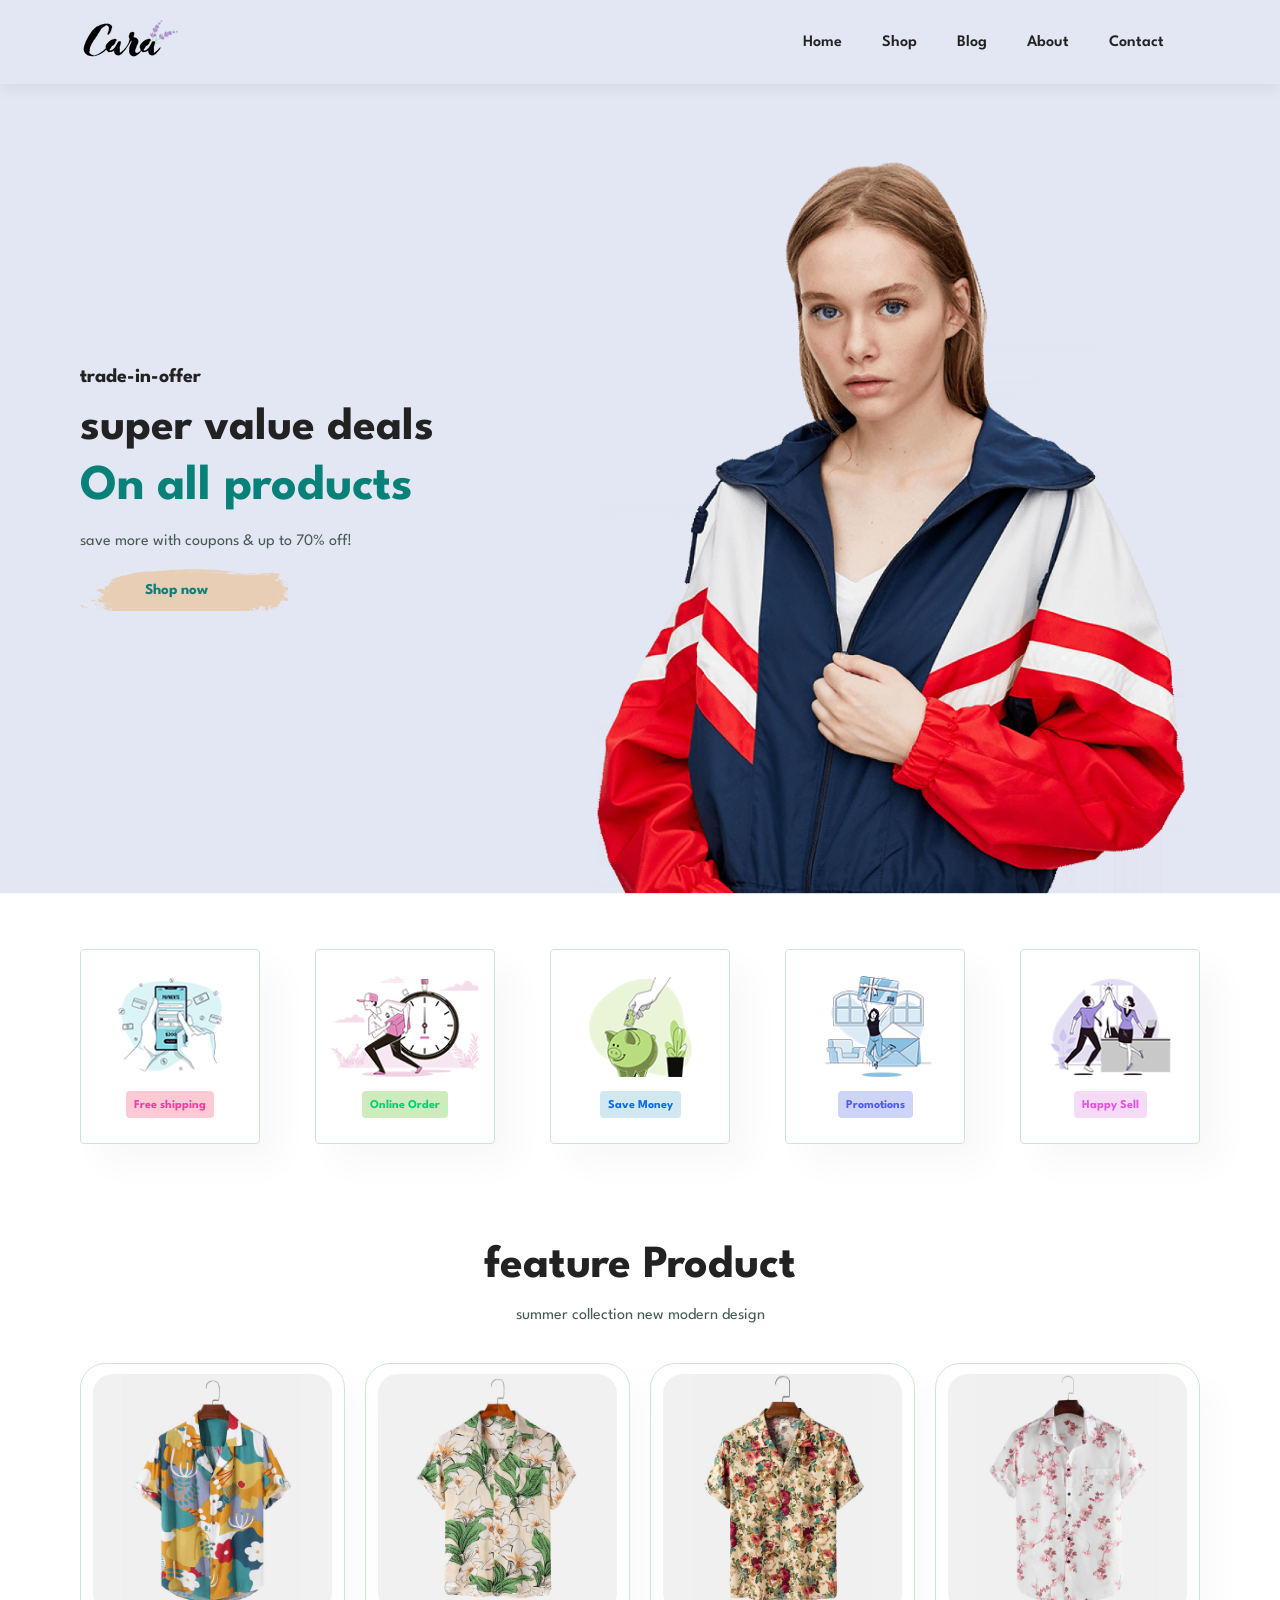
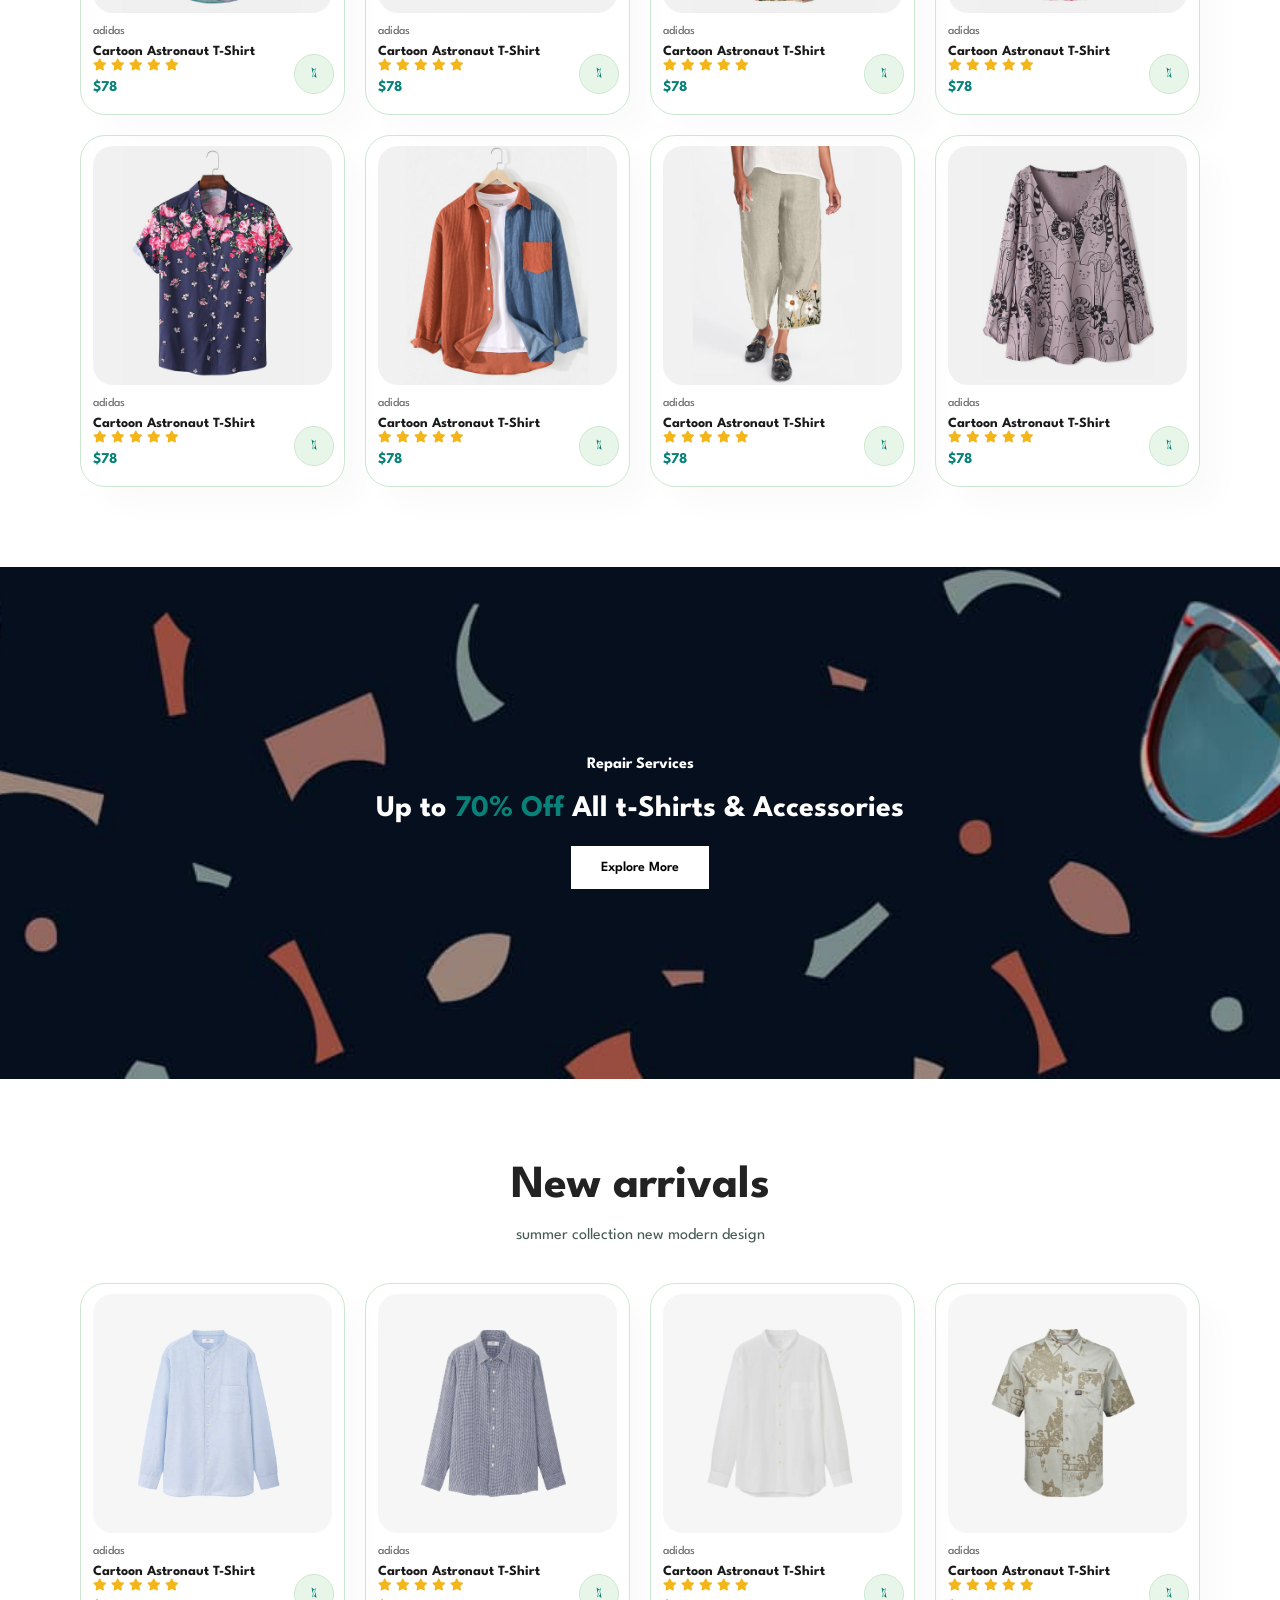
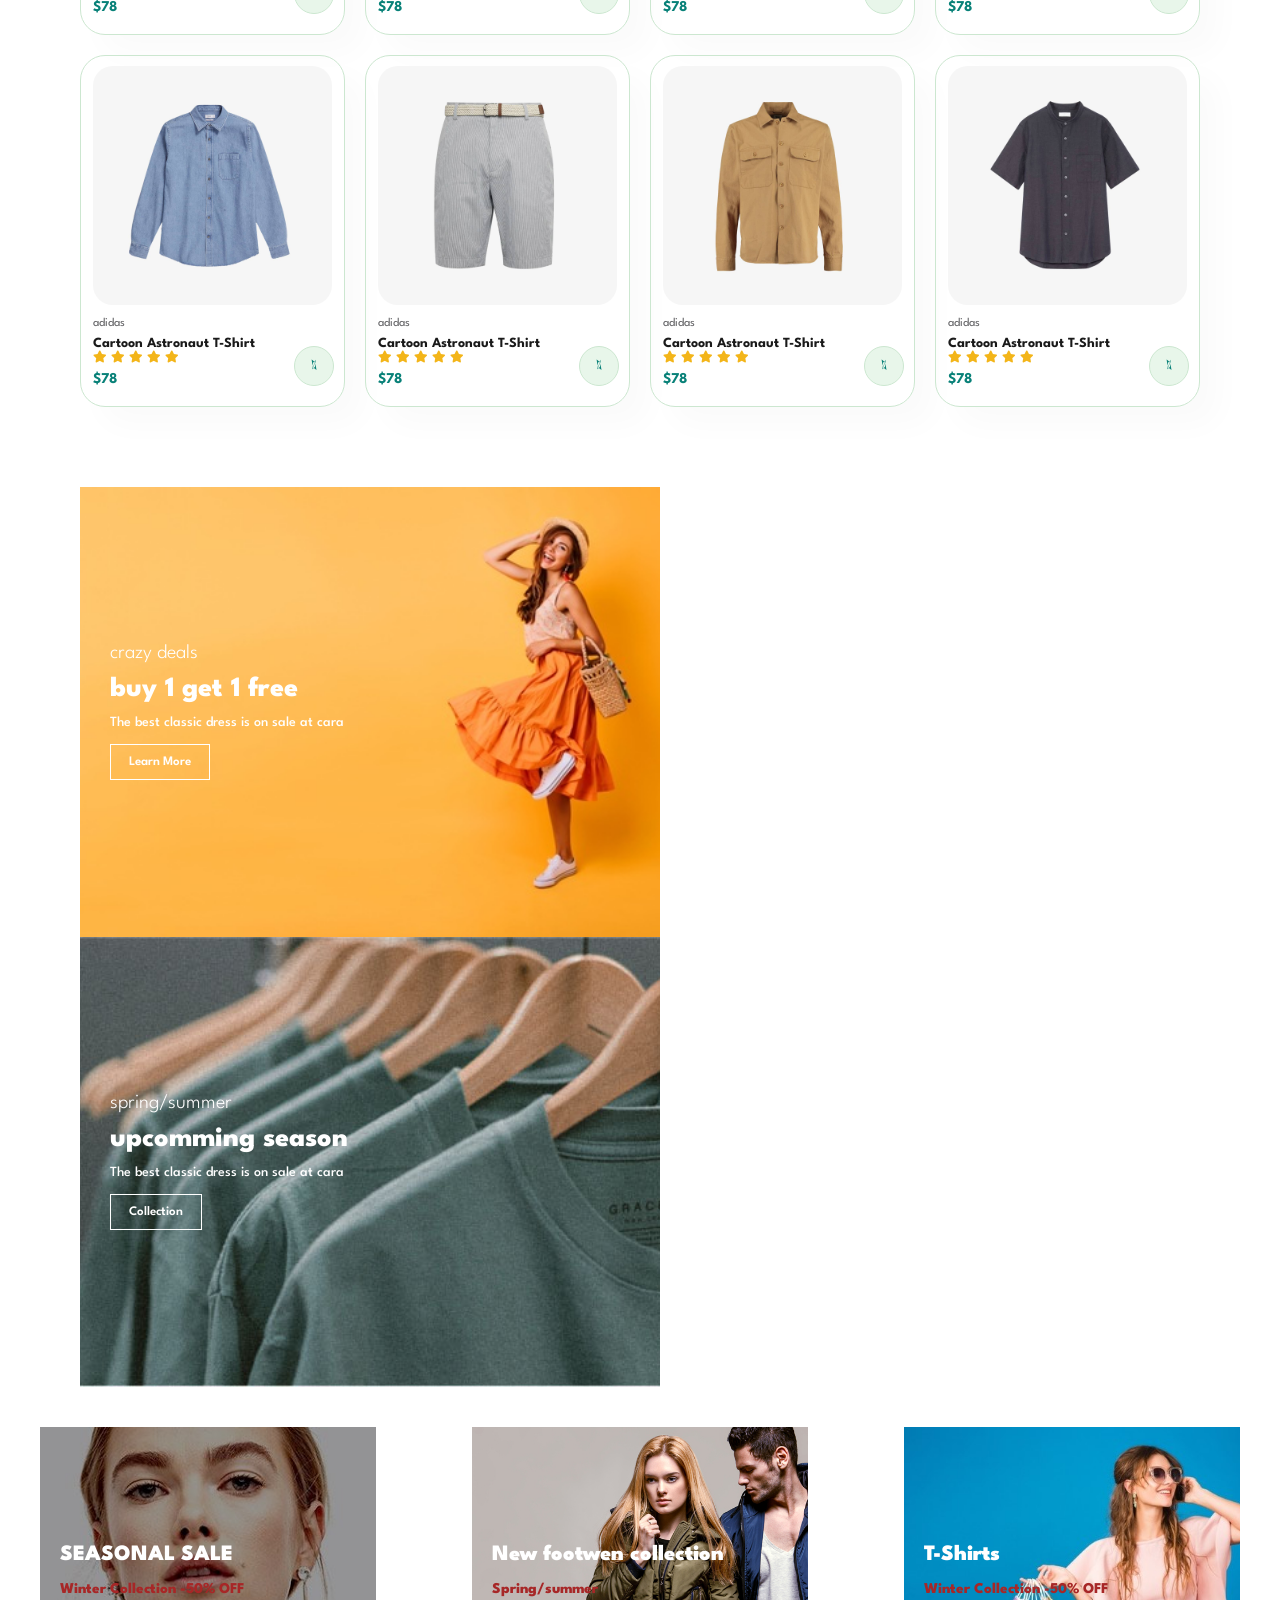
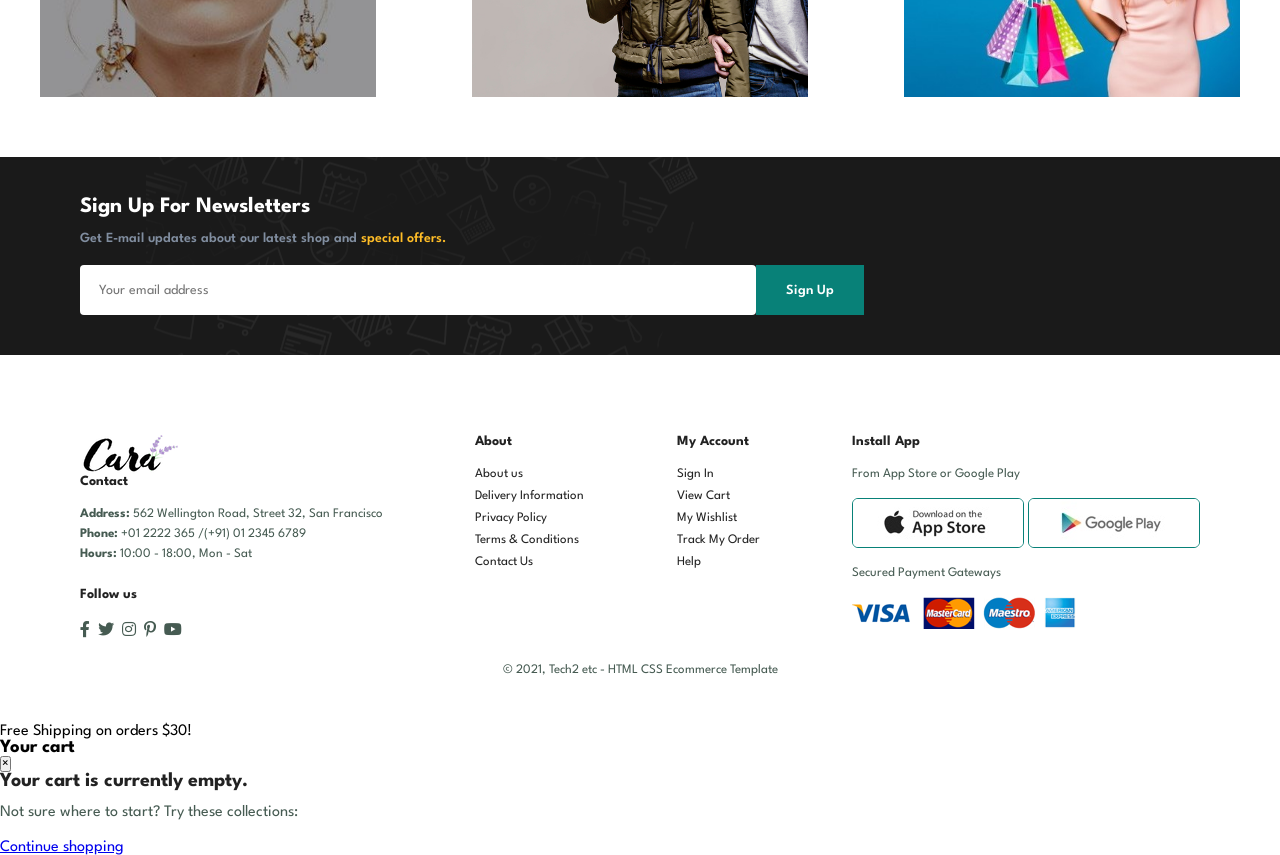
<file: index.html>
<!DOCTYPE html>
<html lang="en">

    <head>
        <meta charset="UTF-8">
        <meta http-equiv="X-UA-Compatible" content="IE=edge">
        <meta name="viewport" content="width=device-width, initial-scale=1.0">
        <title>Tech2etc Ecommerce Tutorial</title>
        <link rel="stylesheet" href="https://pro.fontawesome.com/releases/v5.10.0/css/all.css" />
        <link rel="stylesheet" href="style.css">
    </head>

    <body>
        <section id="header">
            <a href="#"><img src="img/logo.png" class="logo" alt=""></a>
            <div>
<ul id="navbar">
    <li><a href="index.html">Home</a></li>
    <li><a href="shop.html">Shop</a></li>
    <li><a href="blog.html">Blog</a></li>
    <li><a href="about.html">About</a></li>
    <li><a href="contact.html">Contact</a></li>
<a href="cart.html" id="open-cart"><i class="far fa-shopping-bag"></i></a>
</ul>
            </div>
            <div id="mobile">
      
                <li><a href="cart.html"><i class="far fa-shopping-bag"></i></a></li>
                      <i id="bar" class="fas fa-outdent"></i>
            </div>
        </section>

        <section id="hero">
            <h4>trade-in-offer</h4>
            <h2>super value deals</h2>
            <h1>On all products</h1>
            <p>save more with coupons & up to 70% off!</p>
            <button>Shop now</button>
        </section>

        <section id="feature" class="section-p1">
            <div class="fe-box">
                <img src="img/features/f1.png" alt="">
                <h6>Free shipping</h6>
            </div>
            <div class="fe-box">
                <img src="img/features/f2.png" alt="">
                <h6>Online Order</h6>
            </div>
            <div class="fe-box">
                <img src="img/features/f3.png" alt="">
                <h6>Save Money</h6>
            </div>
            <div class="fe-box">
                <img src="img/features/f4.png" alt="">
                <h6>Promotions</h6>
            </div>
            <div class="fe-box">
                <img src="img/features/f5.png" alt="">
                <h6>Happy Sell</h6>
            </div>
        </section>

        <section id="product1" class="section-p1">
            <h2>feature Product</h2>
            <p>summer collection new modern design</p>
            <div class="pro-container">

                <div class="pro">
                    <img src="img/products/f1.jpg" alt="">
                    <div class="des">
                        <span>adidas</span>
                        <h5>Cartoon Astronaut T-Shirt</h5>
                        <div class="star">
                            <i class="fas fa-star"></i>
                            <i class="fas fa-star"></i>
                            <i class="fas fa-star"></i>
                            <i class="fas fa-star"></i>
                            <i class="fas fa-star"></i>
                        </div>
                        <h4>$78</h4>
                    </div>
                    <a href="#"><i class="fal fa-shopping-cart cart"></i></a>
                </div>

                <div class="pro">
                    <img src="img/products/f2.jpg" alt="">
                    <div class="des">
                        <span>adidas</span>
                        <h5>Cartoon Astronaut T-Shirt</h5>
                        <div class="star">
                            <i class="fas fa-star"></i>
                            <i class="fas fa-star"></i>
                            <i class="fas fa-star"></i>
                            <i class="fas fa-star"></i>
                            <i class="fas fa-star"></i>
                        </div>
                        <h4>$78</h4>
                    </div>
                    <a href="#"><i class="fal fa-shopping-cart cart"></i></a>
                </div>

                <div class="pro">
                    <img src="img/products/f3.jpg" alt="">
                    <div class="des">
                        <span>adidas</span>
                        <h5>Cartoon Astronaut T-Shirt</h5>
                        <div class="star">
                            <i class="fas fa-star"></i>
                            <i class="fas fa-star"></i>
                            <i class="fas fa-star"></i>
                            <i class="fas fa-star"></i>
                            <i class="fas fa-star"></i>
                        </div>
                        <h4>$78</h4>
                    </div>
                    <a href="#"><i class="fal fa-shopping-cart cart"></i></a>
                </div>

                <div class="pro">
                    <img src="img/products/f4.jpg" alt="">
                    <div class="des">
                        <span>adidas</span>
                        <h5>Cartoon Astronaut T-Shirt</h5>
                        <div class="star">
                            <i class="fas fa-star"></i>
                            <i class="fas fa-star"></i>
                            <i class="fas fa-star"></i>
                            <i class="fas fa-star"></i>
                            <i class="fas fa-star"></i>
                        </div>
                        <h4>$78</h4>
                    </div>
                    <a href="#"><i class="fal fa-shopping-cart cart"></i></a>
                </div>

                <div class="pro">
                    <img src="img/products/f5.jpg" alt="">
                    <div class="des">
                        <span>adidas</span>
                        <h5>Cartoon Astronaut T-Shirt</h5>
                        <div class="star">
                            <i class="fas fa-star"></i>
                            <i class="fas fa-star"></i>
                            <i class="fas fa-star"></i>
                            <i class="fas fa-star"></i>
                            <i class="fas fa-star"></i>
                        </div>
                        <h4>$78</h4>
                    </div>
                    <a href="#"><i class="fal fa-shopping-cart cart"></i></a>
                </div>

                <div class="pro">
                    <img src="img/products/f6.jpg" alt="">
                    <div class="des">
                        <span>adidas</span>
                        <h5>Cartoon Astronaut T-Shirt</h5>
                        <div class="star">
                            <i class="fas fa-star"></i>
                            <i class="fas fa-star"></i>
                            <i class="fas fa-star"></i>
                            <i class="fas fa-star"></i>
                            <i class="fas fa-star"></i>
                        </div>
                        <h4>$78</h4>
                    </div>
                    <a href="#"><i class="fal fa-shopping-cart cart"></i></a>
                </div>

                <div class="pro">
                    <img src="img/products/f7.jpg" alt="">
                    <div class="des">
                        <span>adidas</span>
                        <h5>Cartoon Astronaut T-Shirt</h5>
                        <div class="star">
                            <i class="fas fa-star"></i>
                            <i class="fas fa-star"></i>
                            <i class="fas fa-star"></i>
                            <i class="fas fa-star"></i>
                            <i class="fas fa-star"></i>
                        </div>
                        <h4>$78</h4>
                    </div>
                    <a href="#"><i class="fal fa-shopping-cart cart"></i></a>
                </div>

                <div class="pro">
                    <img src="img/products/f8.jpg" alt="">
                    <div class="des">
                        <span>adidas</span>
                        <h5>Cartoon Astronaut T-Shirt</h5>
                        <div class="star">
                            <i class="fas fa-star"></i>
                            <i class="fas fa-star"></i>
                            <i class="fas fa-star"></i>
                            <i class="fas fa-star"></i>
                            <i class="fas fa-star"></i>
                        </div>
                        <h4>$78</h4>
                    </div>
                    <a href="#"><i class="fal fa-shopping-cart cart"></i></a>
                </div>

            </div>
        </section>

        <section id="banner" class="section-m1">
            <h4>Repair Services </h4>
            <h2>Up to <span>70% Off</span> All t-Shirts & Accessories</h2>
            <button class="normal">Explore More</button>
        </section>

        <section id="product2" class="section-p1">
            <h2>New arrivals</h2>
            <p>summer collection new modern design</p>
            <div class="pro-container">

                <div class="pro">
                    <img src="img/products/n1.jpg" alt="">
                    <div class="des">
                        <span>adidas</span>
                        <h5>Cartoon Astronaut T-Shirt</h5>
                        <div class="star">
                            <i class="fas fa-star"></i>
                            <i class="fas fa-star"></i>
                            <i class="fas fa-star"></i>
                            <i class="fas fa-star"></i>
                            <i class="fas fa-star"></i>
                        </div>
                        <h4>$78</h4>
                    </div>
                    <a href="#"><i class="fal fa-shopping-cart cart"></i></a>
                </div>

                <div class="pro">
                    <img src="img/products/n2.jpg" alt="">
                    <div class="des">
                        <span>adidas</span>
                        <h5>Cartoon Astronaut T-Shirt</h5>
                        <div class="star">
                            <i class="fas fa-star"></i>
                            <i class="fas fa-star"></i>
                            <i class="fas fa-star"></i>
                            <i class="fas fa-star"></i>
                            <i class="fas fa-star"></i>
                        </div>
                        <h4>$78</h4>
                    </div>
                    <a href="#"><i class="fal fa-shopping-cart cart"></i></a>
                </div>

                <div class="pro">
                    <img src="img/products/n3.jpg" alt="">
                    <div class="des">
                        <span>adidas</span>
                        <h5>Cartoon Astronaut T-Shirt</h5>
                        <div class="star">
                            <i class="fas fa-star"></i>
                            <i class="fas fa-star"></i>
                            <i class="fas fa-star"></i>
                            <i class="fas fa-star"></i>
                            <i class="fas fa-star"></i>
                        </div>
                        <h4>$78</h4>
                    </div>
                    <a href="#"><i class="fal fa-shopping-cart cart"></i></a>
                </div>

                <div class="pro">
                    <img src="img/products/n4.jpg" alt="">
                    <div class="des">
                        <span>adidas</span>
                        <h5>Cartoon Astronaut T-Shirt</h5>
                        <div class="star">
                            <i class="fas fa-star"></i>
                            <i class="fas fa-star"></i>
                            <i class="fas fa-star"></i>
                            <i class="fas fa-star"></i>
                            <i class="fas fa-star"></i>
                        </div>
                        <h4>$78</h4>
                    </div>
                    <a href="#"><i class="fal fa-shopping-cart cart"></i></a>
                </div>

                <div class="pro">
                    <img src="img/products/n5.jpg" alt="">
                    <div class="des">
                        <span>adidas</span>
                        <h5>Cartoon Astronaut T-Shirt</h5>
                        <div class="star">
                            <i class="fas fa-star"></i>
                            <i class="fas fa-star"></i>
                            <i class="fas fa-star"></i>
                            <i class="fas fa-star"></i>
                            <i class="fas fa-star"></i>
                        </div>
                        <h4>$78</h4>
                    </div>
                    <a href="#"><i class="fal fa-shopping-cart cart"></i></a>
                </div>

                <div class="pro">
                    <img src="img/products/n6.jpg" alt="">
                    <div class="des">
                        <span>adidas</span>
                        <h5>Cartoon Astronaut T-Shirt</h5>
                        <div class="star">
                            <i class="fas fa-star"></i>
                            <i class="fas fa-star"></i>
                            <i class="fas fa-star"></i>
                            <i class="fas fa-star"></i>
                            <i class="fas fa-star"></i>
                        </div>
                        <h4>$78</h4>
                    </div>
                    <a href="#"><i class="fal fa-shopping-cart cart"></i></a>
                </div>

                <div class="pro">
                    <img src="img/products/n7.jpg" alt="">
                    <div class="des">
                        <span>adidas</span>
                        <h5>Cartoon Astronaut T-Shirt</h5>
                        <div class="star">
                            <i class="fas fa-star"></i>
                            <i class="fas fa-star"></i>
                            <i class="fas fa-star"></i>
                            <i class="fas fa-star"></i>
                            <i class="fas fa-star"></i>
                        </div>
                        <h4>$78</h4>
                    </div>
                    <a href="#"><i class="fal fa-shopping-cart cart"></i></a>
                </div>

                <div class="pro">
                    <img src="img/products/n8.jpg" alt="">
                    <div class="des">
                        <span>adidas</span>
                        <h5>Cartoon Astronaut T-Shirt</h5>
                        <div class="star">
                            <i class="fas fa-star"></i>
                            <i class="fas fa-star"></i>
                            <i class="fas fa-star"></i>
                            <i class="fas fa-star"></i>
                            <i class="fas fa-star"></i>
                        </div>
                        <h4>$78</h4>
                    </div>
                    <a href="#"><i class="fal fa-shopping-cart cart"></i></a>
                </div>

            </div>
        </section>

        <section id="sm-banner" class="section-p1">
            <div class="banner-box">
                <h4>crazy deals</h4>
                <h2>buy 1 get 1 free</h2>
                <span>The best classic dress is on sale at cara</span>
                <button class="white">Learn More</button>
            </div>
            <div class="banner-box banner-box2">
                <h4>spring/summer</h4>
                <h2>upcomming season</h2>
                <span>The best classic dress is on sale at cara</span>
                <button class="white">Collection</button>
            </div>
        </section>

        <section id="banner3">
            <div class="banner-box">
                <h2>SEASONAL SALE</h2>
                <h3>Winter Collection -50% OFF</h3>
            </div>
            <div class="banner-box banner-box2">
                <h2>New footwen collection</h2>
                <h3>Spring/summer</h3>
            </div>
            <div class="banner-box banner-box3">
                <h2>T-Shirts</h2>
                <h3>Winter Collection -50% OFF</h3>
            </div>
        </section>

        <section id="newsletter" class="section-p1 section-m1">
            <div class="newstext">
                <h4>Sign Up For Newsletters</h4>
                <p>Get E-mail updates about our latest shop and <span>special offers.</span>
                </p>
            </div>
            <div class="form">
                <input type="text" placeholder="Your email address">
                <button class="normal">Sign Up</button>
            </div>
        </section>

        <footer class="section-p1">
            <div class="col">
                <img src="img/logo.png" alt="">
                <h4>Contact</h4>
                <p><strong>Address: </strong> 562 Wellington Road, Street 32, San Francisco</p>
                <p><strong>Phone:</strong> +01 2222 365 /(+91) 01 2345 6789</p>
                <p><strong>Hours:</strong> 10:00 - 18:00, Mon - Sat</p>
                <div class="follow">
                    <h4>Follow us</h4>
                    <div class="icon">
                        <i class="fab fa-facebook-f"></i>
                        <i class="fab fa-twitter"></i>
                        <i class="fab fa-instagram"></i>
                        <i class="fab fa-pinterest-p"></i>
                        <i class="fab fa-youtube"></i>
                    </div>
                </div>
            </div>
            <div class="col">
                <h4>About</h4>
                <a href="#">About us</a>
                <a href="#">Delivery Information</a>
                <a href="#">Privacy Policy</a>
                <a href="#">Terms & Conditions</a>
                <a href="#">Contact Us</a>
            </div>
            <div class="col">
                <h4>My Account</h4>
                <a href="#">Sign In</a>
                <a href="#">View Cart</a>
                <a href="#">My Wishlist</a>
                <a href="#">Track My Order</a>
                <a href="#">Help</a>
            </div>
            <div class="col install">
                <h4>Install App</h4>
                <p>From App Store or Google Play</p>
                <div class="row">
                    <img src="img/pay/app.jpg" alt="">
                    <img src="img/pay/play.jpg" alt="">
                </div>
                <p>Secured Payment Gateways </p>
                <img src="img/pay/pay.png" alt="">
            </div>
            <div class="copyright">
                <p>© 2021, Tech2 etc - HTML CSS Ecommerce Template</p>
            </div>
        </footer>
        <div id="cart-overlay"></div>

<aside id="cart-drawer">
  <div class="free-ship">Free Shipping on orders $30!</div>
  <div class="cart-head">
    <h3>Your cart</h3>
    <button id="close-cart">&times;</button>
  </div>
  <div class="cart-body">
    <h4>Your cart is currently empty.</h4>
    <p>Not sure where to start? Try these collections:</p>
    <a href="shop.html" class="continue-btn">Continue shopping</a>
  </div>
</aside>

<script src="script.js"></script>
</body>
   
</html>
</file>
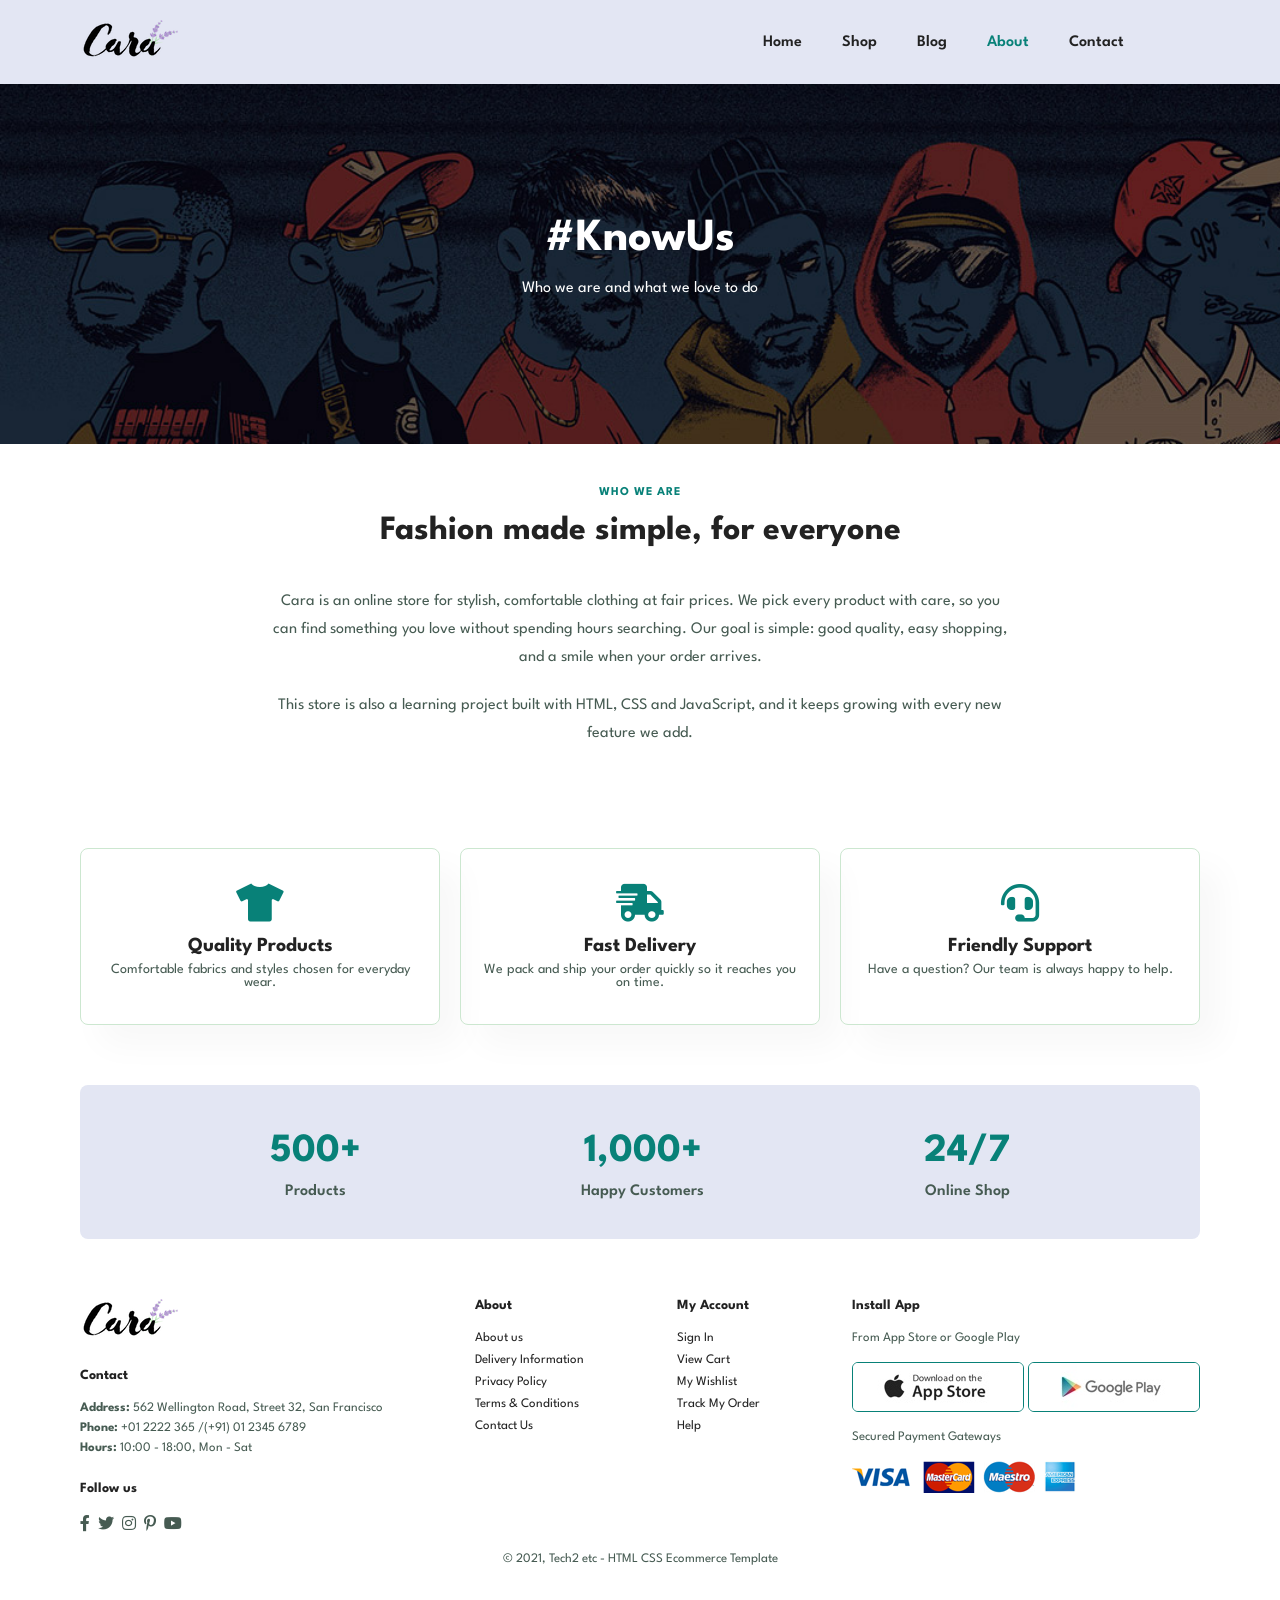
<file: about.html>
<!DOCTYPE html>
<html lang="en">

<head>
    <meta charset="UTF-8">
    <meta http-equiv="X-UA-Compatible" content="IE=edge">
    <meta name="viewport" content="width=device-width, initial-scale=1.0">
    <title>About - Tech2etc Ecommerce</title>
    <link rel="stylesheet" href="https://pro.fontawesome.com/releases/v5.10.0/css/all.css" />
    <link rel="stylesheet" href="style.css">
    <link rel="stylesheet" href="about.css">
</head>

<body>
    <section id="header">
        <a href="index.html"><img src="img/logo.png" class="logo" alt=""></a>
        <div>
            <ul id="navbar">
                <li><a href="index.html">Home</a></li>
                <li><a href="shop.html">Shop</a></li>
                <li><a href="blog.html">Blog</a></li>
                <li><a class="active" href="about.html">About</a></li>
                <li><a href="contact.html">Contact</a></li>
                <li id="lg-bag"><a href="cart.html"><i class="far fa-shopping-bag"></i></a></li>
                <a href="#" id="close"><i class="far fa-times"></i></a>
            </ul>
        </div>
        <div id="mobile">
            <a href="cart.html"><i class="far fa-shopping-bag"></i></a>
            <i id="bar" class="fas fa-outdent"></i>
        </div>
    </section>

    <section id="page-header">
        <h2>#KnowUs</h2>
        <p>Who we are and what we love to do</p>
    </section>

    <section id="about-intro" class="section-p1">
        <span class="tag">WHO WE ARE</span>
        <h2>Fashion made simple, for everyone</h2>
        <p>
            Cara is an online store for stylish, comfortable clothing at fair prices.
            We pick every product with care, so you can find something you love without
            spending hours searching. Our goal is simple: good quality, easy shopping,
            and a smile when your order arrives.
        </p>
        <p>
            This store is also a learning project built with HTML, CSS and JavaScript,
            and it keeps growing with every new feature we add.
        </p>
    </section>

    <section id="about-values" class="section-p1">
        <div class="value-box">
            <i class="fas fa-tshirt"></i>
            <h4>Quality Products</h4>
            <p>Comfortable fabrics and styles chosen for everyday wear.</p>
        </div>
        <div class="value-box">
            <i class="fas fa-shipping-fast"></i>
            <h4>Fast Delivery</h4>
            <p>We pack and ship your order quickly so it reaches you on time.</p>
        </div>
        <div class="value-box">
            <i class="fas fa-headset"></i>
            <h4>Friendly Support</h4>
            <p>Have a question? Our team is always happy to help.</p>
        </div>
    </section>

    <section id="about-stats" class="section-p1">
        <div class="stat">
            <h2>500+</h2>
            <p>Products</p>
        </div>
        <div class="stat">
            <h2>1,000+</h2>
            <p>Happy Customers</p>
        </div>
        <div class="stat">
            <h2>24/7</h2>
            <p>Online Shop</p>
        </div>
    </section>

    <footer class="section-p1">
        <div class="col">
            <img class="logo" src="img/logo.png" alt="">
            <h4>Contact</h4>
            <p><strong>Address: </strong> 562 Wellington Road, Street 32, San Francisco</p>
            <p><strong>Phone:</strong> +01 2222 365 /(+91) 01 2345 6789</p>
            <p><strong>Hours:</strong> 10:00 - 18:00, Mon - Sat</p>
            <div class="follow">
                <h4>Follow us</h4>
                <div class="icon">
                    <i class="fab fa-facebook-f"></i>
                    <i class="fab fa-twitter"></i>
                    <i class="fab fa-instagram"></i>
                    <i class="fab fa-pinterest-p"></i>
                    <i class="fab fa-youtube"></i>
                </div>
            </div>
        </div>
        <div class="col">
            <h4>About</h4>
            <a href="#">About us</a>
            <a href="#">Delivery Information</a>
            <a href="#">Privacy Policy</a>
            <a href="#">Terms &amp; Conditions</a>
            <a href="#">Contact Us</a>
        </div>
        <div class="col">
            <h4>My Account</h4>
            <a href="#">Sign In</a>
            <a href="cart.html">View Cart</a>
            <a href="#">My Wishlist</a>
            <a href="#">Track My Order</a>
            <a href="#">Help</a>
        </div>
        <div class="col install">
            <h4>Install App</h4>
            <p>From App Store or Google Play</p>
            <div class="row">
                <img src="img/pay/app.jpg" alt="">
                <img src="img/pay/play.jpg" alt="">
            </div>
            <p>Secured Payment Gateways</p>
            <img src="img/pay/pay.png" alt="">
        </div>
        <div class="copyright">
            <p>© 2021, Tech2 etc - HTML CSS Ecommerce Template</p>
        </div>
    </footer>

    <script src="script.js"></script>
</body>

</html>
</file>
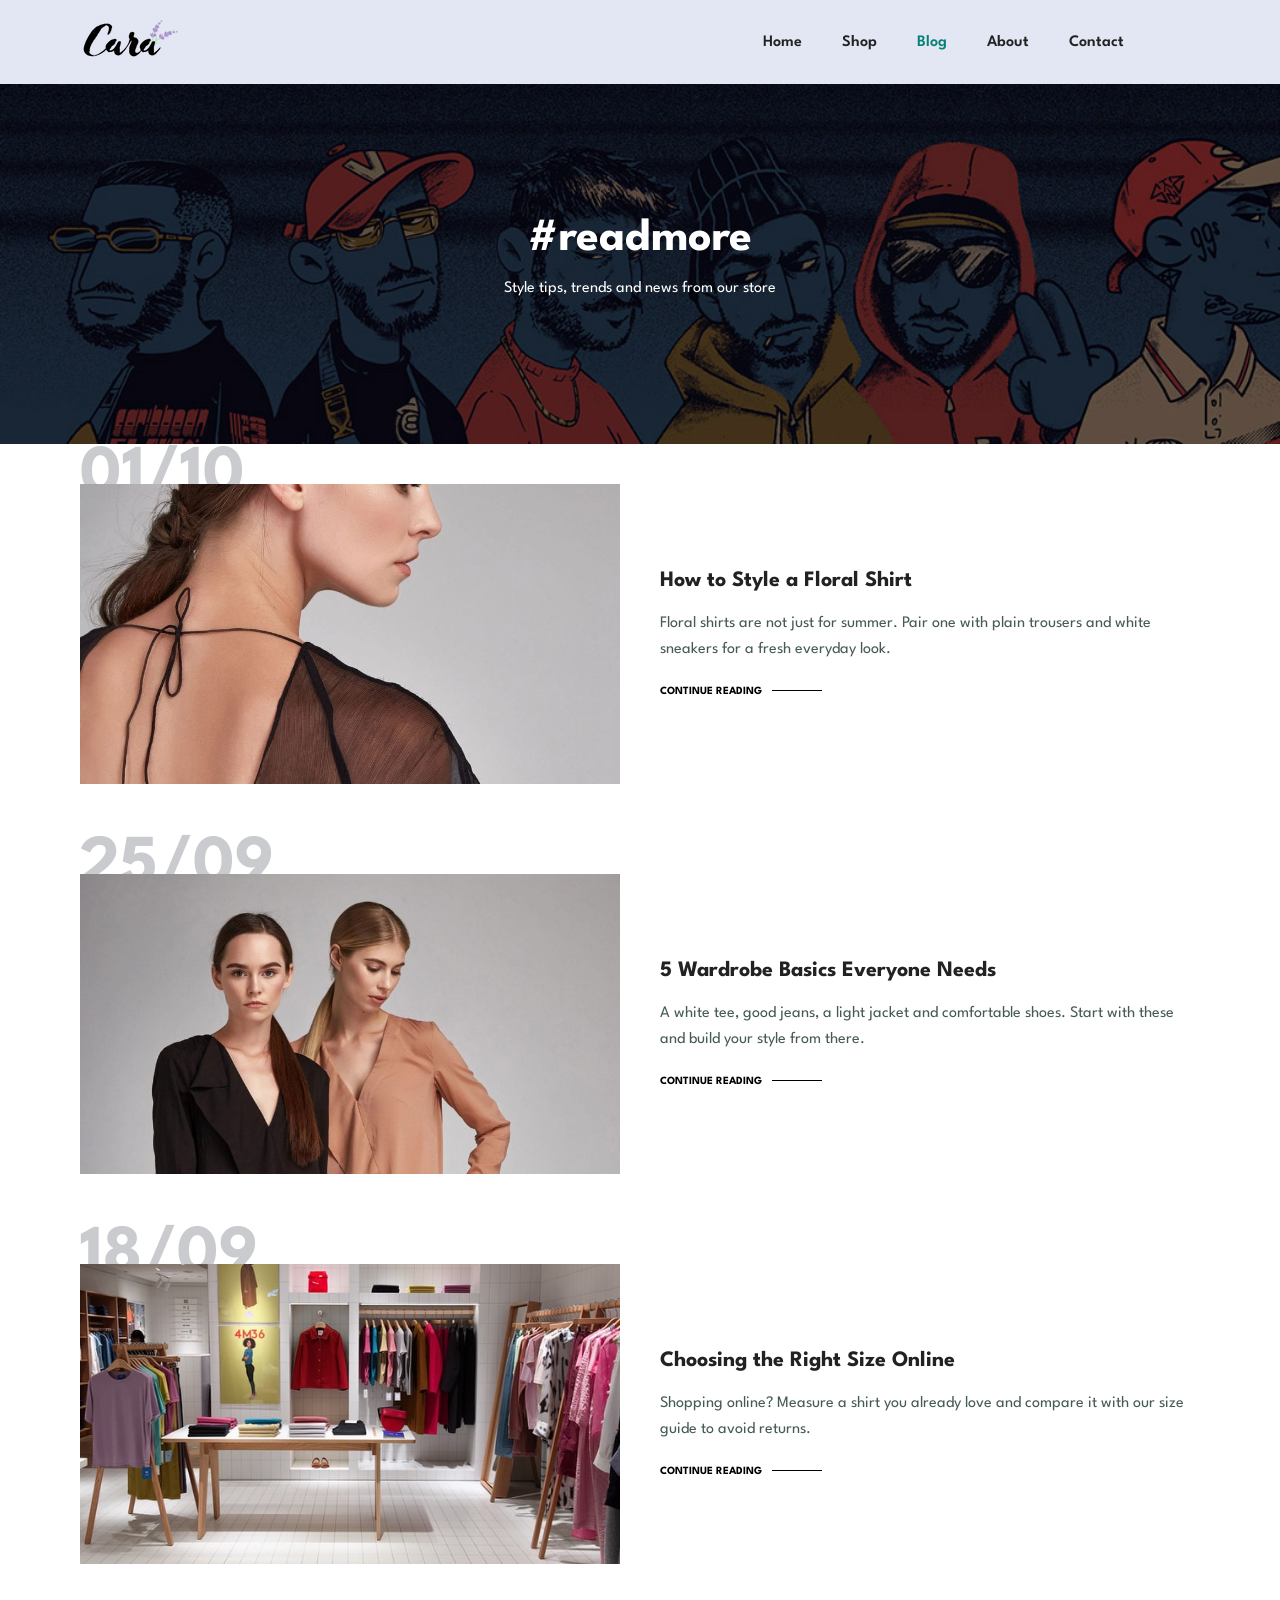
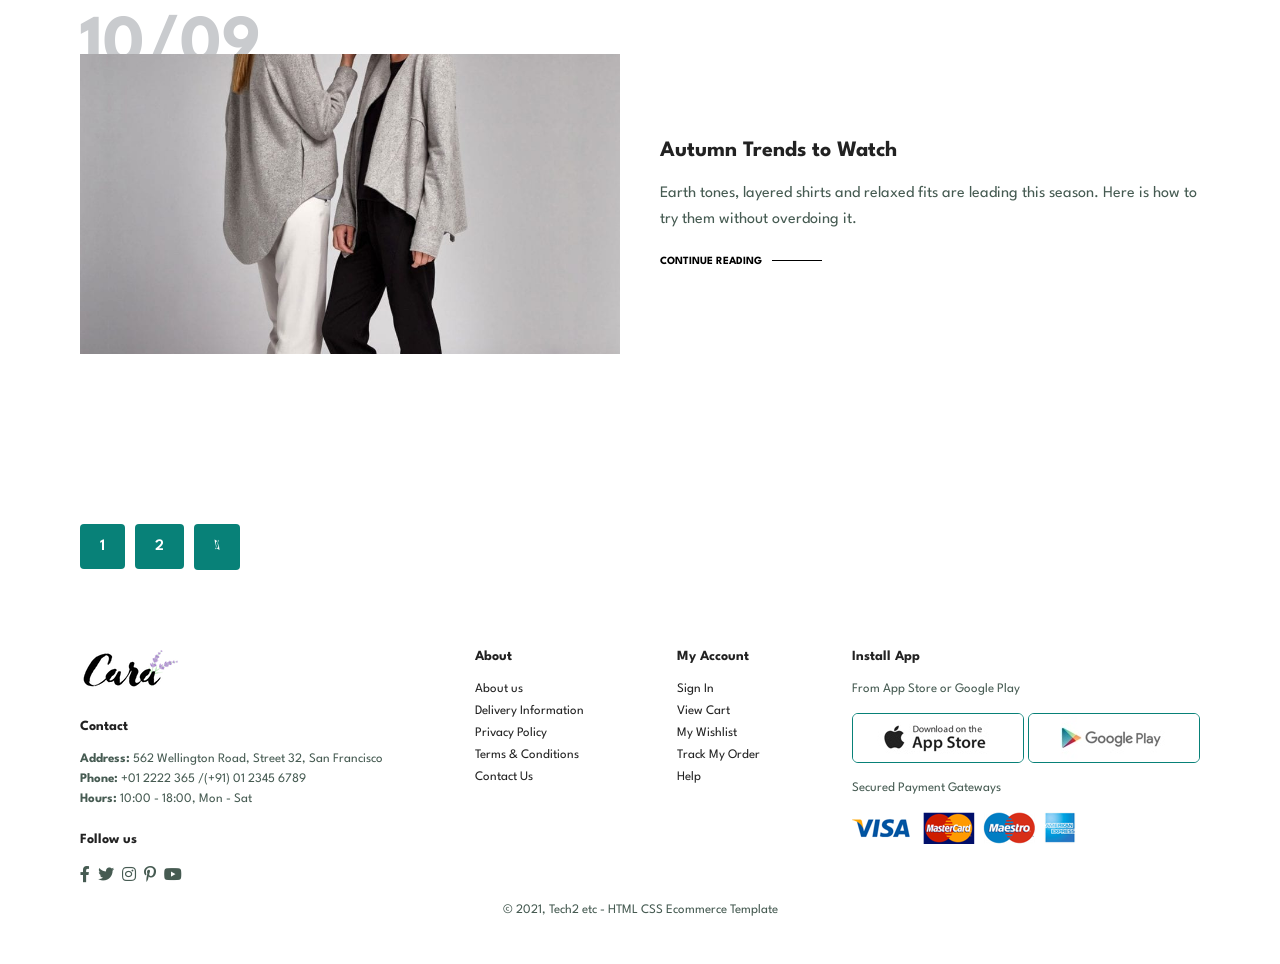
<file: blog.html>
<!DOCTYPE html>
<html lang="en">

<head>
    <meta charset="UTF-8">
    <meta http-equiv="X-UA-Compatible" content="IE=edge">
    <meta name="viewport" content="width=device-width, initial-scale=1.0">
    <title>Blog - Tech2etc Ecommerce</title>
    <link rel="stylesheet" href="https://pro.fontawesome.com/releases/v5.10.0/css/all.css" />
    <link rel="stylesheet" href="style.css">
    <link rel="stylesheet" href="blog.css">
</head>

<body>
    <section id="header">
        <a href="index.html"><img src="img/logo.png" class="logo" alt=""></a>
        <div>
            <ul id="navbar">
                <li><a href="index.html">Home</a></li>
                <li><a href="shop.html">Shop</a></li>
                <li><a class="active" href="blog.html">Blog</a></li>
                <li><a href="about.html">About</a></li>
                <li><a href="contact.html">Contact</a></li>
                <li id="lg-bag"><a href="cart.html"><i class="far fa-shopping-bag"></i></a></li>
                <a href="#" id="close"><i class="far fa-times"></i></a>
            </ul>
        </div>
        <div id="mobile">
            <a href="cart.html"><i class="far fa-shopping-bag"></i></a>
            <i id="bar" class="fas fa-outdent"></i>
        </div>
    </section>

    <section id="page-header">
        <h2>#readmore</h2>
        <p>Style tips, trends and news from our store</p>
    </section>

    <section id="blog" class="section-p1">
        <article class="blog-box">
            <div class="blog-img">
                <img src="img/blog/b1.jpg" alt="">
            </div>
            <div class="blog-details">
                <h4>How to Style a Floral Shirt</h4>
                <p>Floral shirts are not just for summer. Pair one with plain trousers and white sneakers for a fresh everyday look.</p>
                <a href="#">CONTINUE READING</a>
            </div>
            <h1>01/10</h1>
        </article>

        <article class="blog-box">
            <div class="blog-img">
                <img src="img/blog/b2.jpg" alt="">
            </div>
            <div class="blog-details">
                <h4>5 Wardrobe Basics Everyone Needs</h4>
                <p>A white tee, good jeans, a light jacket and comfortable shoes. Start with these and build your style from there.</p>
                <a href="#">CONTINUE READING</a>
            </div>
            <h1>25/09</h1>
        </article>

        <article class="blog-box">
            <div class="blog-img">
                <img src="img/blog/b3.jpg" alt="">
            </div>
            <div class="blog-details">
                <h4>Choosing the Right Size Online</h4>
                <p>Shopping online? Measure a shirt you already love and compare it with our size guide to avoid returns.</p>
                <a href="#">CONTINUE READING</a>
            </div>
            <h1>18/09</h1>
        </article>

        <article class="blog-box">
            <div class="blog-img">
                <img src="img/blog/b4.jpg" alt="">
            </div>
            <div class="blog-details">
                <h4>Autumn Trends to Watch</h4>
                <p>Earth tones, layered shirts and relaxed fits are leading this season. Here is how to try them without overdoing it.</p>
                <a href="#">CONTINUE READING</a>
            </div>
            <h1>10/09</h1>
        </article>
    </section>

    <section id="pagination" class="section-p1">
        <a href="#">1</a>
        <a href="#">2</a>
        <a href="#"><i class="fal fa-long-arrow-alt-right"></i></a>
    </section>

    <footer class="section-p1">
        <div class="col">
            <img class="logo" src="img/logo.png" alt="">
            <h4>Contact</h4>
            <p><strong>Address: </strong> 562 Wellington Road, Street 32, San Francisco</p>
            <p><strong>Phone:</strong> +01 2222 365 /(+91) 01 2345 6789</p>
            <p><strong>Hours:</strong> 10:00 - 18:00, Mon - Sat</p>
            <div class="follow">
                <h4>Follow us</h4>
                <div class="icon">
                    <i class="fab fa-facebook-f"></i>
                    <i class="fab fa-twitter"></i>
                    <i class="fab fa-instagram"></i>
                    <i class="fab fa-pinterest-p"></i>
                    <i class="fab fa-youtube"></i>
                </div>
            </div>
        </div>
        <div class="col">
            <h4>About</h4>
            <a href="#">About us</a>
            <a href="#">Delivery Information</a>
            <a href="#">Privacy Policy</a>
            <a href="#">Terms &amp; Conditions</a>
            <a href="#">Contact Us</a>
        </div>
        <div class="col">
            <h4>My Account</h4>
            <a href="#">Sign In</a>
            <a href="cart.html">View Cart</a>
            <a href="#">My Wishlist</a>
            <a href="#">Track My Order</a>
            <a href="#">Help</a>
        </div>
        <div class="col install">
            <h4>Install App</h4>
            <p>From App Store or Google Play</p>
            <div class="row">
                <img src="img/pay/app.jpg" alt="">
                <img src="img/pay/play.jpg" alt="">
            </div>
            <p>Secured Payment Gateways</p>
            <img src="img/pay/pay.png" alt="">
        </div>
        <div class="copyright">
            <p>© 2021, Tech2 etc - HTML CSS Ecommerce Template</p>
        </div>
    </footer>

    <script src="script.js"></script>
</body>

</html>
</file>
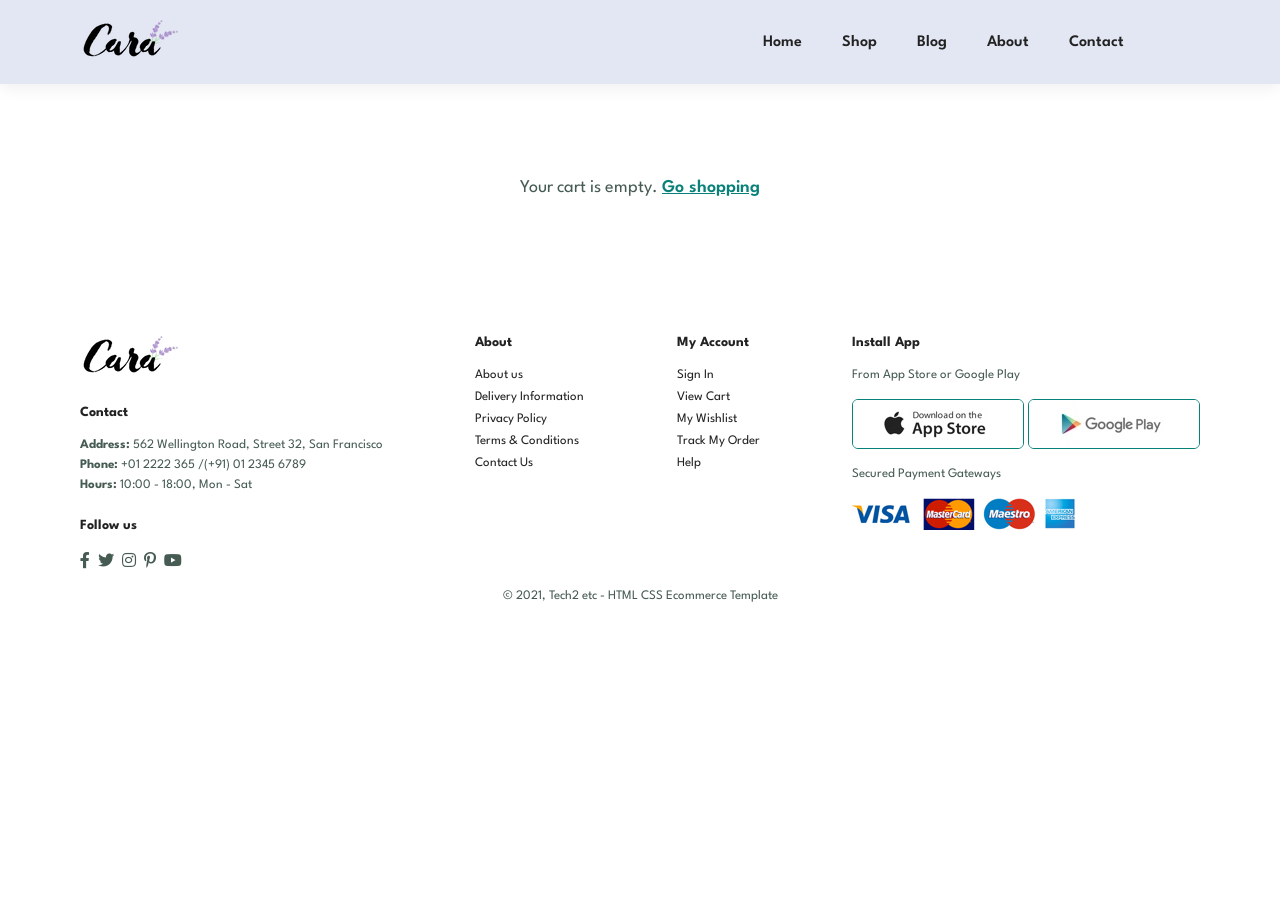
<file: cart.html>
<!DOCTYPE html>
<html lang="en">

<head>
    <meta charset="UTF-8">
    <meta http-equiv="X-UA-Compatible" content="IE=edge">
    <meta name="viewport" content="width=device-width, initial-scale=1.0">
    <title>Cart - Tech2etc Ecommerce</title>
    <link rel="stylesheet" href="https://pro.fontawesome.com/releases/v5.10.0/css/all.css" />
    <link rel="stylesheet" href="style.css">
    <link rel="stylesheet" href="cart.css">
</head>

<body>
    <section id="header">
        <a href="index.html"><img src="img/logo.png" class="logo" alt=""></a>
        <div>
            <ul id="navbar">
                <li><a href="index.html">Home</a></li>
                <li><a href="shop.html">Shop</a></li>
                <li><a href="blog.html">Blog</a></li>
                <li><a href="about.html">About</a></li>
                <li><a href="contact.html">Contact</a></li>
                <li id="lg-bag"><a class="active" href="cart.html"><i class="far fa-shopping-bag"></i></a></li>
                <a href="#" id="close"><i class="far fa-times"></i></a>
            </ul>
        </div>
        <div id="mobile">
            <a href="cart.html"><i class="far fa-shopping-bag"></i></a>
            <i id="bar" class="fas fa-outdent"></i>
        </div>
    </section>

    <section id="cart" class="section-p1">
        <table width="100%">
            <thead>
                <tr>
                    <td>Remove</td>
                    <td>Image</td>
                    <td>Product</td>
                    <td>Size</td>
                    <td>Price</td>
                    <td>Quantity</td>
                    <td>Subtotal</td>
                </tr>
            </thead>
            <tbody id="cart-body"></tbody>
        </table>
        <p id="empty-msg">Your cart is empty. <a href="shop.html">Go shopping</a></p>

        <div id="cart-total">
            <div class="box">
                <h3>Cart Totals</h3>
                <table>
                    <tr>
                        <td>Cart Subtotal</td>
                        <td id="subtotal-amount">$0.00</td>
                    </tr>
                    <tr>
                        <td>Shipping</td>
                        <td>Free</td>
                    </tr>
                    <tr>
                        <td><strong>Total</strong></td>
                        <td><strong id="total-amount">$0.00</strong></td>
                    </tr>
                </table>
                <button class="normal">Proceed to checkout</button>
            </div>
        </div>
    </section>

    <footer class="section-p1">
        <div class="col">
            <img class="logo" src="img/logo.png" alt="">
            <h4>Contact</h4>
            <p><strong>Address: </strong> 562 Wellington Road, Street 32, San Francisco</p>
            <p><strong>Phone:</strong> +01 2222 365 /(+91) 01 2345 6789</p>
            <p><strong>Hours:</strong> 10:00 - 18:00, Mon - Sat</p>
            <div class="follow">
                <h4>Follow us</h4>
                <div class="icon">
                    <i class="fab fa-facebook-f"></i>
                    <i class="fab fa-twitter"></i>
                    <i class="fab fa-instagram"></i>
                    <i class="fab fa-pinterest-p"></i>
                    <i class="fab fa-youtube"></i>
                </div>
            </div>
        </div>
        <div class="col">
            <h4>About</h4>
            <a href="#">About us</a>
            <a href="#">Delivery Information</a>
            <a href="#">Privacy Policy</a>
            <a href="#">Terms &amp; Conditions</a>
            <a href="#">Contact Us</a>
        </div>
        <div class="col">
            <h4>My Account</h4>
            <a href="#">Sign In</a>
            <a href="cart.html">View Cart</a>
            <a href="#">My Wishlist</a>
            <a href="#">Track My Order</a>
            <a href="#">Help</a>
        </div>
        <div class="col install">
            <h4>Install App</h4>
            <p>From App Store or Google Play</p>
            <div class="row">
                <img src="img/pay/app.jpg" alt="">
                <img src="img/pay/play.jpg" alt="">
            </div>
            <p>Secured Payment Gateways</p>
            <img src="img/pay/pay.png" alt="">
        </div>
        <div class="copyright">
            <p>© 2021, Tech2 etc - HTML CSS Ecommerce Template</p>
        </div>
    </footer>

    <script src="script.js"></script>
    <script src="cart.js"></script>
</body>

</html>
</file>
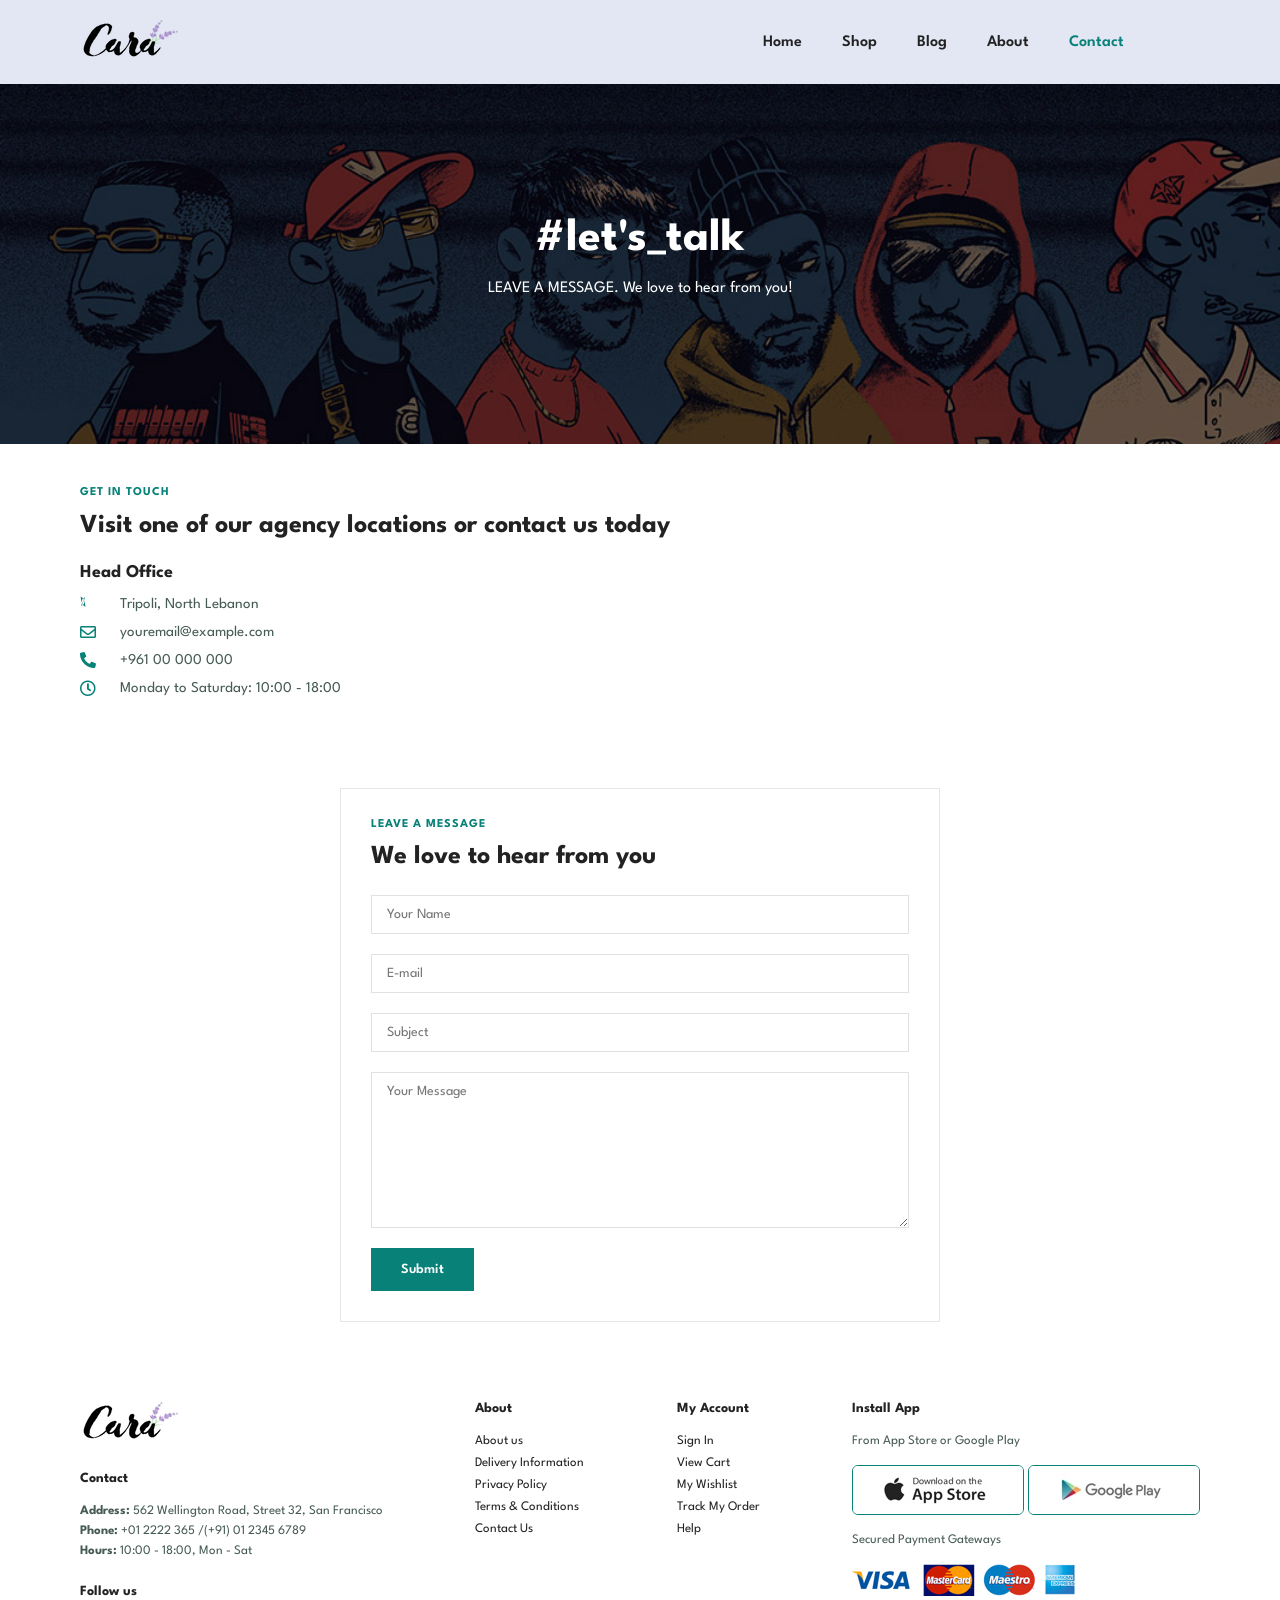
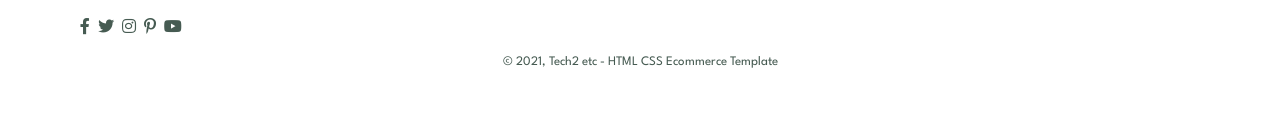
<file: contact.html>
<!DOCTYPE html>
<html lang="en">

<head>
    <meta charset="UTF-8">
    <meta http-equiv="X-UA-Compatible" content="IE=edge">
    <meta name="viewport" content="width=device-width, initial-scale=1.0">
    <title>Contact - Tech2etc Ecommerce</title>
    <link rel="stylesheet" href="https://pro.fontawesome.com/releases/v5.10.0/css/all.css" />
    <link rel="stylesheet" href="style.css">
    <link rel="stylesheet" href="contact.css">
</head>

<body>
    <section id="header">
        <a href="index.html"><img src="img/logo.png" class="logo" alt=""></a>
        <div>
            <ul id="navbar">
                <li><a href="index.html">Home</a></li>
                <li><a href="shop.html">Shop</a></li>
                <li><a href="blog.html">Blog</a></li>
                <li><a href="about.html">About</a></li>
                <li><a class="active" href="contact.html">Contact</a></li>
                <li id="lg-bag"><a href="cart.html"><i class="far fa-shopping-bag"></i></a></li>
                <a href="#" id="close"><i class="far fa-times"></i></a>
            </ul>
        </div>
        <div id="mobile">
            <a href="cart.html"><i class="far fa-shopping-bag"></i></a>
            <i id="bar" class="fas fa-outdent"></i>
        </div>
    </section>

    <section id="page-header">
        <h2>#let's_talk</h2>
        <p>LEAVE A MESSAGE. We love to hear from you!</p>
    </section>

    <section id="contact-details" class="section-p1">
        <div class="details">
            <span>GET IN TOUCH</span>
            <h2>Visit one of our agency locations or contact us today</h2>
            <h3>Head Office</h3>
            <div>
                <li><i class="fal fa-map"></i><p>Tripoli, North Lebanon</p></li>
                <li><i class="far fa-envelope"></i><p>youremail@example.com</p></li>
                <li><i class="fas fa-phone-alt"></i><p>+961 00 000 000</p></li>
                <li><i class="far fa-clock"></i><p>Monday to Saturday: 10:00 - 18:00</p></li>
            </div>
        </div>
    </section>

       <section id="form-details" class="section-p1">
        <form action="https://formspree.io/f/meaodbea" method="POST">
            <span>LEAVE A MESSAGE</span>
            <h2>We love to hear from you</h2>
            <input type="text" name="name" placeholder="Your Name" required>
            <input type="email" name="email" placeholder="E-mail" required>
            <input type="text" name="subject" placeholder="Subject">
            <textarea name="message" cols="30" rows="10" placeholder="Your Message" required></textarea>
            <button type="submit" class="normal">Submit</button>
        </form>
    </section>

    <footer class="section-p1">
        <div class="col">
            <img class="logo" src="img/logo.png" alt="">
            <h4>Contact</h4>
            <p><strong>Address: </strong> 562 Wellington Road, Street 32, San Francisco</p>
            <p><strong>Phone:</strong> +01 2222 365 /(+91) 01 2345 6789</p>
            <p><strong>Hours:</strong> 10:00 - 18:00, Mon - Sat</p>
            <div class="follow">
                <h4>Follow us</h4>
                <div class="icon">
                    <i class="fab fa-facebook-f"></i>
                    <i class="fab fa-twitter"></i>
                    <i class="fab fa-instagram"></i>
                    <i class="fab fa-pinterest-p"></i>
                    <i class="fab fa-youtube"></i>
                </div>
            </div>
        </div>
        <div class="col">
            <h4>About</h4>
            <a href="#">About us</a>
            <a href="#">Delivery Information</a>
            <a href="#">Privacy Policy</a>
            <a href="#">Terms &amp; Conditions</a>
            <a href="#">Contact Us</a>
        </div>
        <div class="col">
            <h4>My Account</h4>
            <a href="#">Sign In</a>
            <a href="cart.html">View Cart</a>
            <a href="#">My Wishlist</a>
            <a href="#">Track My Order</a>
            <a href="#">Help</a>
        </div>
        <div class="col install">
            <h4>Install App</h4>
            <p>From App Store or Google Play</p>
            <div class="row">
                <img src="img/pay/app.jpg" alt="">
                <img src="img/pay/play.jpg" alt="">
            </div>
            <p>Secured Payment Gateways</p>
            <img src="img/pay/pay.png" alt="">
        </div>
        <div class="copyright">
            <p>© 2021, Tech2 etc - HTML CSS Ecommerce Template</p>
        </div>
    </footer>

    <script src="script.js"></script>
</body>

</html>
</file>
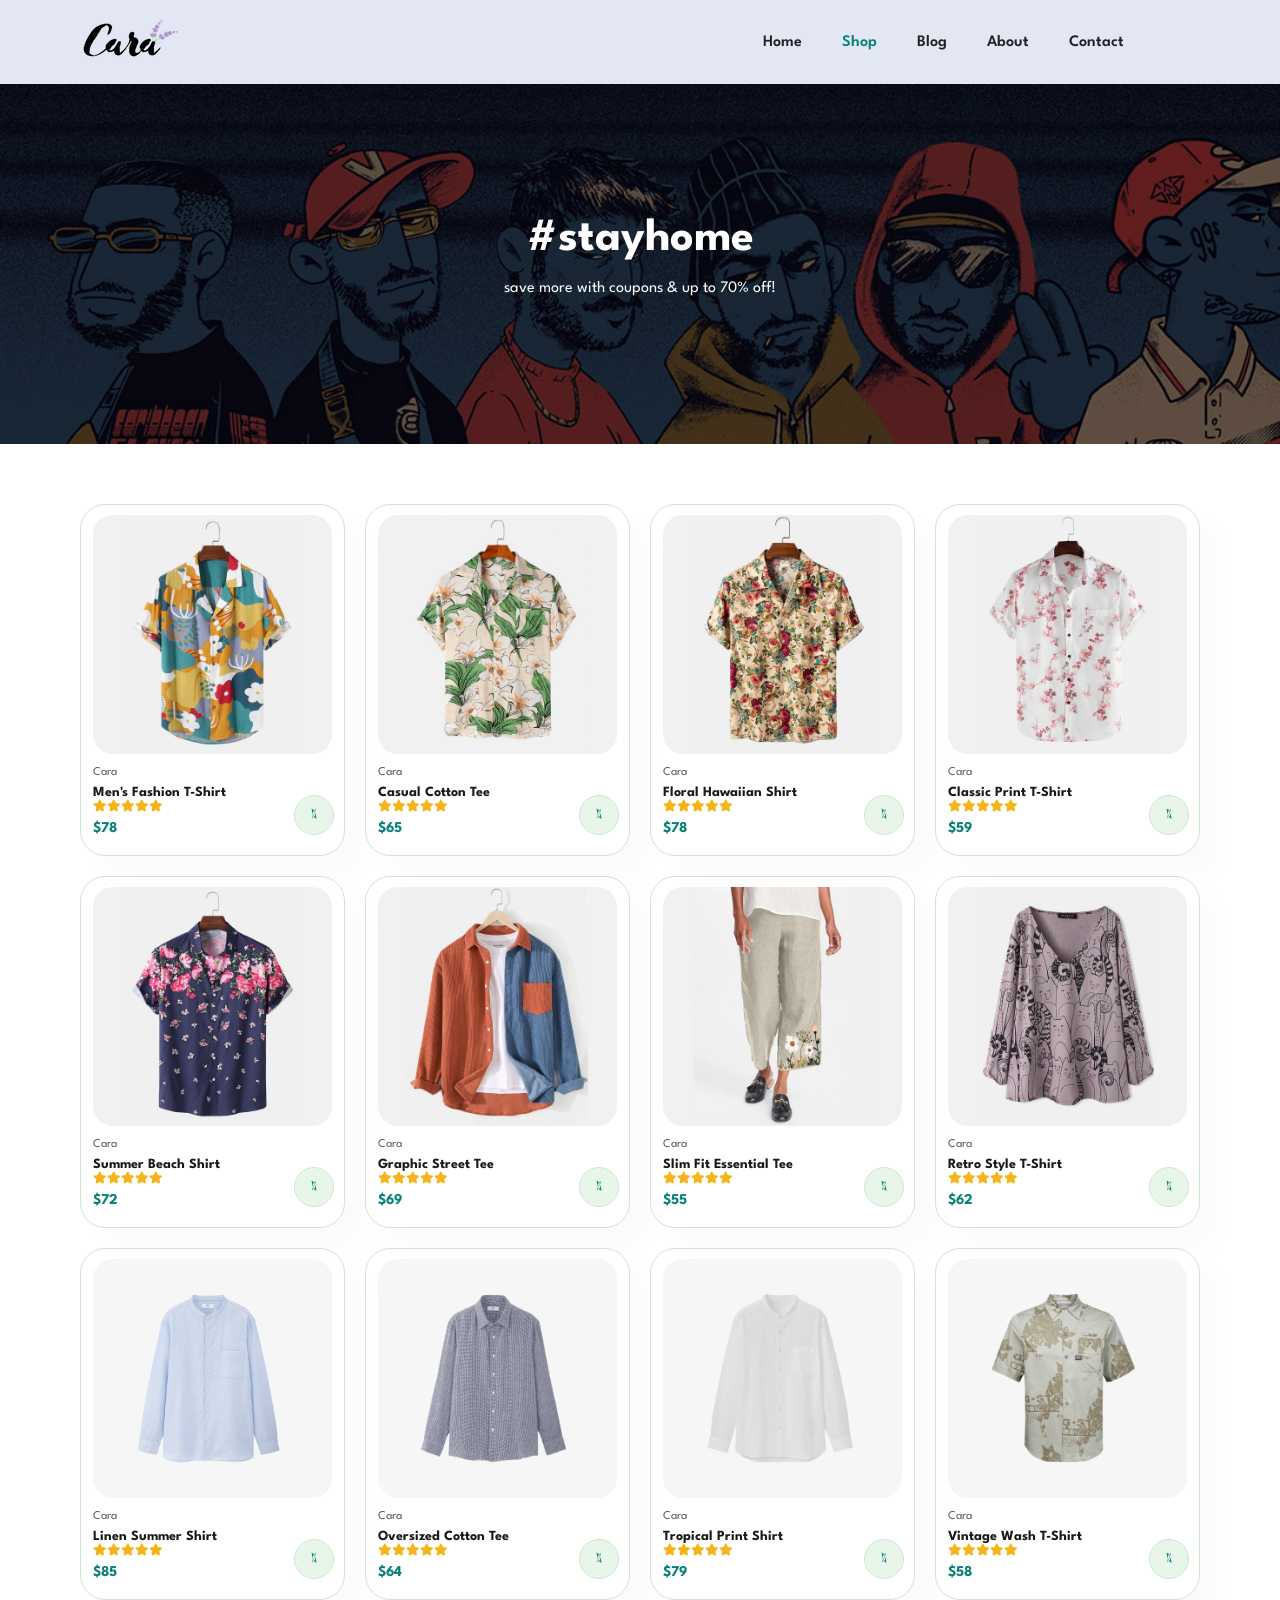
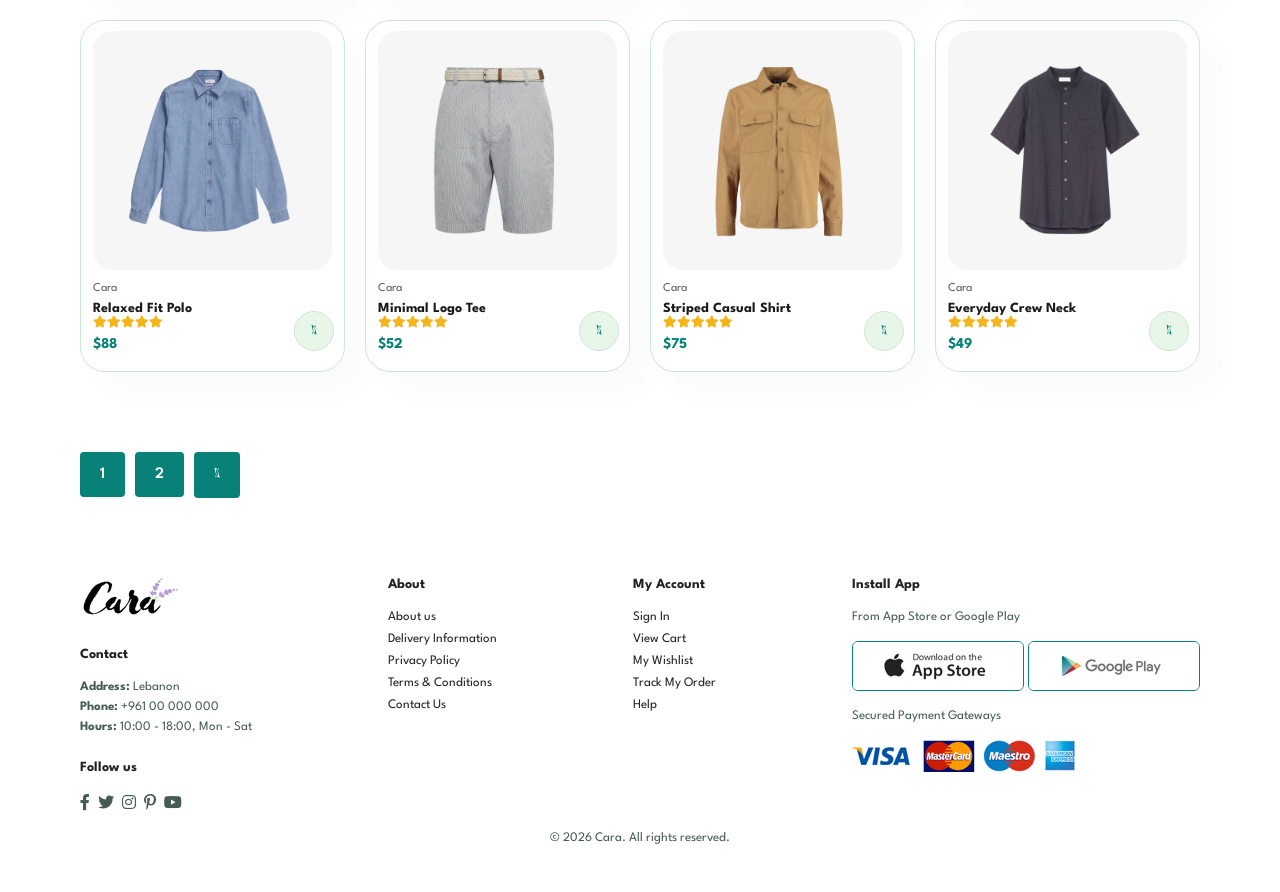
<file: shop.html>
<!DOCTYPE html>
<html lang="en">
<head>
    <meta charset="UTF-8">
    <meta http-equiv="X-UA-Compatible" content="IE=edge">
    <meta name="viewport" content="width=device-width, initial-scale=1.0">
    <title>Shop - Cara</title>
    <link rel="stylesheet" href="https://pro.fontawesome.com/releases/v5.10.0/css/all.css" />
    <link rel="stylesheet" href="style.css">
</head>
<body>
    <section id="header">
        <a href="index.html"><img src="img/logo.png" class="logo" alt="Cara logo"></a>
        <div>
            <ul id="navbar">
                <li><a href="index.html">Home</a></li>
                <li><a class="active" href="shop.html">Shop</a></li>
                <li><a href="blog.html">Blog</a></li>
                <li><a href="about.html">About</a></li>
                <li><a href="contact.html">Contact</a></li>
                <li id="lg-bag"><a href="cart.html"><i class="far fa-shopping-bag"></i></a></li>
                <a href="#" id="close"><i class="far fa-times"></i></a>
            </ul>
        </div>
        <div id="mobile">
            <a href="cart.html"><i class="far fa-shopping-bag"></i></a>
            <i id="bar" class="fas fa-outdent"></i>
        </div>
    </section>

    <section id="page-header">
        <h2>#stayhome</h2>
        <p>save more with coupons &amp; up to 70% off!</p>
    </section>

    <section id="product1" class="section-p1">
        <div class="pro-container">

            <div class="pro">
                <img src="img/products/f1.jpg" alt="Men's Fashion T-Shirt">
                <div class="des">
                    <span>Cara</span>
                    <h5>Men's Fashion T-Shirt</h5>
                    <div class="star"><i class="fas fa-star"></i><i class="fas fa-star"></i><i class="fas fa-star"></i><i class="fas fa-star"></i><i class="fas fa-star"></i></div>
                    <h4>$78</h4>
                </div>
                <a href="#"><i class="fal fa-shopping-cart cart"></i></a>
            </div>

            <div class="pro">
                <img src="img/products/f2.jpg" alt="Casual Cotton Tee">
                <div class="des">
                    <span>Cara</span>
                    <h5>Casual Cotton Tee</h5>
                    <div class="star"><i class="fas fa-star"></i><i class="fas fa-star"></i><i class="fas fa-star"></i><i class="fas fa-star"></i><i class="fas fa-star"></i></div>
                    <h4>$65</h4>
                </div>
                <a href="#"><i class="fal fa-shopping-cart cart"></i></a>
            </div>

            <div class="pro">
                <img src="img/products/f3.jpg" alt="Floral Hawaiian Shirt">
                <div class="des">
                    <span>Cara</span>
                    <h5>Floral Hawaiian Shirt</h5>
                    <div class="star"><i class="fas fa-star"></i><i class="fas fa-star"></i><i class="fas fa-star"></i><i class="fas fa-star"></i><i class="fas fa-star"></i></div>
                    <h4>$78</h4>
                </div>
                <a href="#"><i class="fal fa-shopping-cart cart"></i></a>
            </div>

            <div class="pro">
                <img src="img/products/f4.jpg" alt="Classic Print T-Shirt">
                <div class="des">
                    <span>Cara</span>
                    <h5>Classic Print T-Shirt</h5>
                    <div class="star"><i class="fas fa-star"></i><i class="fas fa-star"></i><i class="fas fa-star"></i><i class="fas fa-star"></i><i class="fas fa-star"></i></div>
                    <h4>$59</h4>
                </div>
                <a href="#"><i class="fal fa-shopping-cart cart"></i></a>
            </div>

            <div class="pro">
                <img src="img/products/f5.jpg" alt="Summer Beach Shirt">
                <div class="des">
                    <span>Cara</span>
                    <h5>Summer Beach Shirt</h5>
                    <div class="star"><i class="fas fa-star"></i><i class="fas fa-star"></i><i class="fas fa-star"></i><i class="fas fa-star"></i><i class="fas fa-star"></i></div>
                    <h4>$72</h4>
                </div>
                <a href="#"><i class="fal fa-shopping-cart cart"></i></a>
            </div>

            <div class="pro">
                <img src="img/products/f6.jpg" alt="Graphic Street Tee">
                <div class="des">
                    <span>Cara</span>
                    <h5>Graphic Street Tee</h5>
                    <div class="star"><i class="fas fa-star"></i><i class="fas fa-star"></i><i class="fas fa-star"></i><i class="fas fa-star"></i><i class="fas fa-star"></i></div>
                    <h4>$69</h4>
                </div>
                <a href="#"><i class="fal fa-shopping-cart cart"></i></a>
            </div>

            <div class="pro">
                <img src="img/products/f7.jpg" alt="Slim Fit Essential Tee">
                <div class="des">
                    <span>Cara</span>
                    <h5>Slim Fit Essential Tee</h5>
                    <div class="star"><i class="fas fa-star"></i><i class="fas fa-star"></i><i class="fas fa-star"></i><i class="fas fa-star"></i><i class="fas fa-star"></i></div>
                    <h4>$55</h4>
                </div>
                <a href="#"><i class="fal fa-shopping-cart cart"></i></a>
            </div>

            <div class="pro">
                <img src="img/products/f8.jpg" alt="Retro Style T-Shirt">
                <div class="des">
                    <span>Cara</span>
                    <h5>Retro Style T-Shirt</h5>
                    <div class="star"><i class="fas fa-star"></i><i class="fas fa-star"></i><i class="fas fa-star"></i><i class="fas fa-star"></i><i class="fas fa-star"></i></div>
                    <h4>$62</h4>
                </div>
                <a href="#"><i class="fal fa-shopping-cart cart"></i></a>
            </div>

            <div class="pro">
                <img src="img/products/n1.jpg" alt="Linen Summer Shirt">
                <div class="des">
                    <span>Cara</span>
                    <h5>Linen Summer Shirt</h5>
                    <div class="star"><i class="fas fa-star"></i><i class="fas fa-star"></i><i class="fas fa-star"></i><i class="fas fa-star"></i><i class="fas fa-star"></i></div>
                    <h4>$85</h4>
                </div>
                <a href="#"><i class="fal fa-shopping-cart cart"></i></a>
            </div>

            <div class="pro">
                <img src="img/products/n2.jpg" alt="Oversized Cotton Tee">
                <div class="des">
                    <span>Cara</span>
                    <h5>Oversized Cotton Tee</h5>
                    <div class="star"><i class="fas fa-star"></i><i class="fas fa-star"></i><i class="fas fa-star"></i><i class="fas fa-star"></i><i class="fas fa-star"></i></div>
                    <h4>$64</h4>
                </div>
                <a href="#"><i class="fal fa-shopping-cart cart"></i></a>
            </div>

            <div class="pro">
                <img src="img/products/n3.jpg" alt="Tropical Print Shirt">
                <div class="des">
                    <span>Cara</span>
                    <h5>Tropical Print Shirt</h5>
                    <div class="star"><i class="fas fa-star"></i><i class="fas fa-star"></i><i class="fas fa-star"></i><i class="fas fa-star"></i><i class="fas fa-star"></i></div>
                    <h4>$79</h4>
                </div>
                <a href="#"><i class="fal fa-shopping-cart cart"></i></a>
            </div>

            <div class="pro">
                <img src="img/products/n4.jpg" alt="Vintage Wash T-Shirt">
                <div class="des">
                    <span>Cara</span>
                    <h5>Vintage Wash T-Shirt</h5>
                    <div class="star"><i class="fas fa-star"></i><i class="fas fa-star"></i><i class="fas fa-star"></i><i class="fas fa-star"></i><i class="fas fa-star"></i></div>
                    <h4>$58</h4>
                </div>
                <a href="#"><i class="fal fa-shopping-cart cart"></i></a>
            </div>

            <div class="pro">
                <img src="img/products/n5.jpg" alt="Relaxed Fit Polo">
                <div class="des">
                    <span>Cara</span>
                    <h5>Relaxed Fit Polo</h5>
                    <div class="star"><i class="fas fa-star"></i><i class="fas fa-star"></i><i class="fas fa-star"></i><i class="fas fa-star"></i><i class="fas fa-star"></i></div>
                    <h4>$88</h4>
                </div>
                <a href="#"><i class="fal fa-shopping-cart cart"></i></a>
            </div>

            <div class="pro">
                <img src="img/products/n6.jpg" alt="Minimal Logo Tee">
                <div class="des">
                    <span>Cara</span>
                    <h5>Minimal Logo Tee</h5>
                    <div class="star"><i class="fas fa-star"></i><i class="fas fa-star"></i><i class="fas fa-star"></i><i class="fas fa-star"></i><i class="fas fa-star"></i></div>
                    <h4>$52</h4>
                </div>
                <a href="#"><i class="fal fa-shopping-cart cart"></i></a>
            </div>

            <div class="pro">
                <img src="img/products/n7.jpg" alt="Striped Casual Shirt">
                <div class="des">
                    <span>Cara</span>
                    <h5>Striped Casual Shirt</h5>
                    <div class="star"><i class="fas fa-star"></i><i class="fas fa-star"></i><i class="fas fa-star"></i><i class="fas fa-star"></i><i class="fas fa-star"></i></div>
                    <h4>$75</h4>
                </div>
                <a href="#"><i class="fal fa-shopping-cart cart"></i></a>
            </div>

            <div class="pro">
                <img src="img/products/n8.jpg" alt="Everyday Crew Neck">
                <div class="des">
                    <span>Cara</span>
                    <h5>Everyday Crew Neck</h5>
                    <div class="star"><i class="fas fa-star"></i><i class="fas fa-star"></i><i class="fas fa-star"></i><i class="fas fa-star"></i><i class="fas fa-star"></i></div>
                    <h4>$49</h4>
                </div>
                <a href="#"><i class="fal fa-shopping-cart cart"></i></a>
            </div>

        </div>
    </section>

    <section id="pagination" class="section-p1">
        <a href="#">1</a>
        <a href="#">2</a>
        <a href="#"><i class="fal fa-long-arrow-alt-right"></i></a>
    </section>

    <footer class="section-p1">
        <div class="col">
            <img class="logo" src="img/logo.png" alt="Cara logo">
            <h4>Contact</h4>
            <p><strong>Address: </strong> Lebanon</p>
            <p><strong>Phone:</strong> +961 00 000 000</p>
            <p><strong>Hours:</strong> 10:00 - 18:00, Mon - Sat</p>
            <div class="follow">
                <h4>Follow us</h4>
                <div class="icon">
                    <i class="fab fa-facebook-f"></i>
                    <i class="fab fa-twitter"></i>
                    <i class="fab fa-instagram"></i>
                    <i class="fab fa-pinterest-p"></i>
                    <i class="fab fa-youtube"></i>
                </div>
            </div>
        </div>
        <div class="col">
            <h4>About</h4>
            <a href="about.html">About us</a>
            <a href="#">Delivery Information</a>
            <a href="#">Privacy Policy</a>
            <a href="#">Terms &amp; Conditions</a>
            <a href="contact.html">Contact Us</a>
        </div>
        <div class="col">
            <h4>My Account</h4>
            <a href="#">Sign In</a>
            <a href="cart.html">View Cart</a>
            <a href="#">My Wishlist</a>
            <a href="#">Track My Order</a>
            <a href="#">Help</a>
        </div>
        <div class="col install">
            <h4>Install App</h4>
            <p>From App Store or Google Play</p>
            <div class="row">
                <img src="img/pay/app.jpg" alt="App Store">
                <img src="img/pay/play.jpg" alt="Google Play">
            </div>
            <p>Secured Payment Gateways</p>
            <img src="img/pay/pay.png" alt="Payment methods">
        </div>
        <div class="copyright">
            <p>© 2026 Cara. All rights reserved.</p>
        </div>
    </footer>

    <script src="script.js"></script>
</body>
</html>
</file>
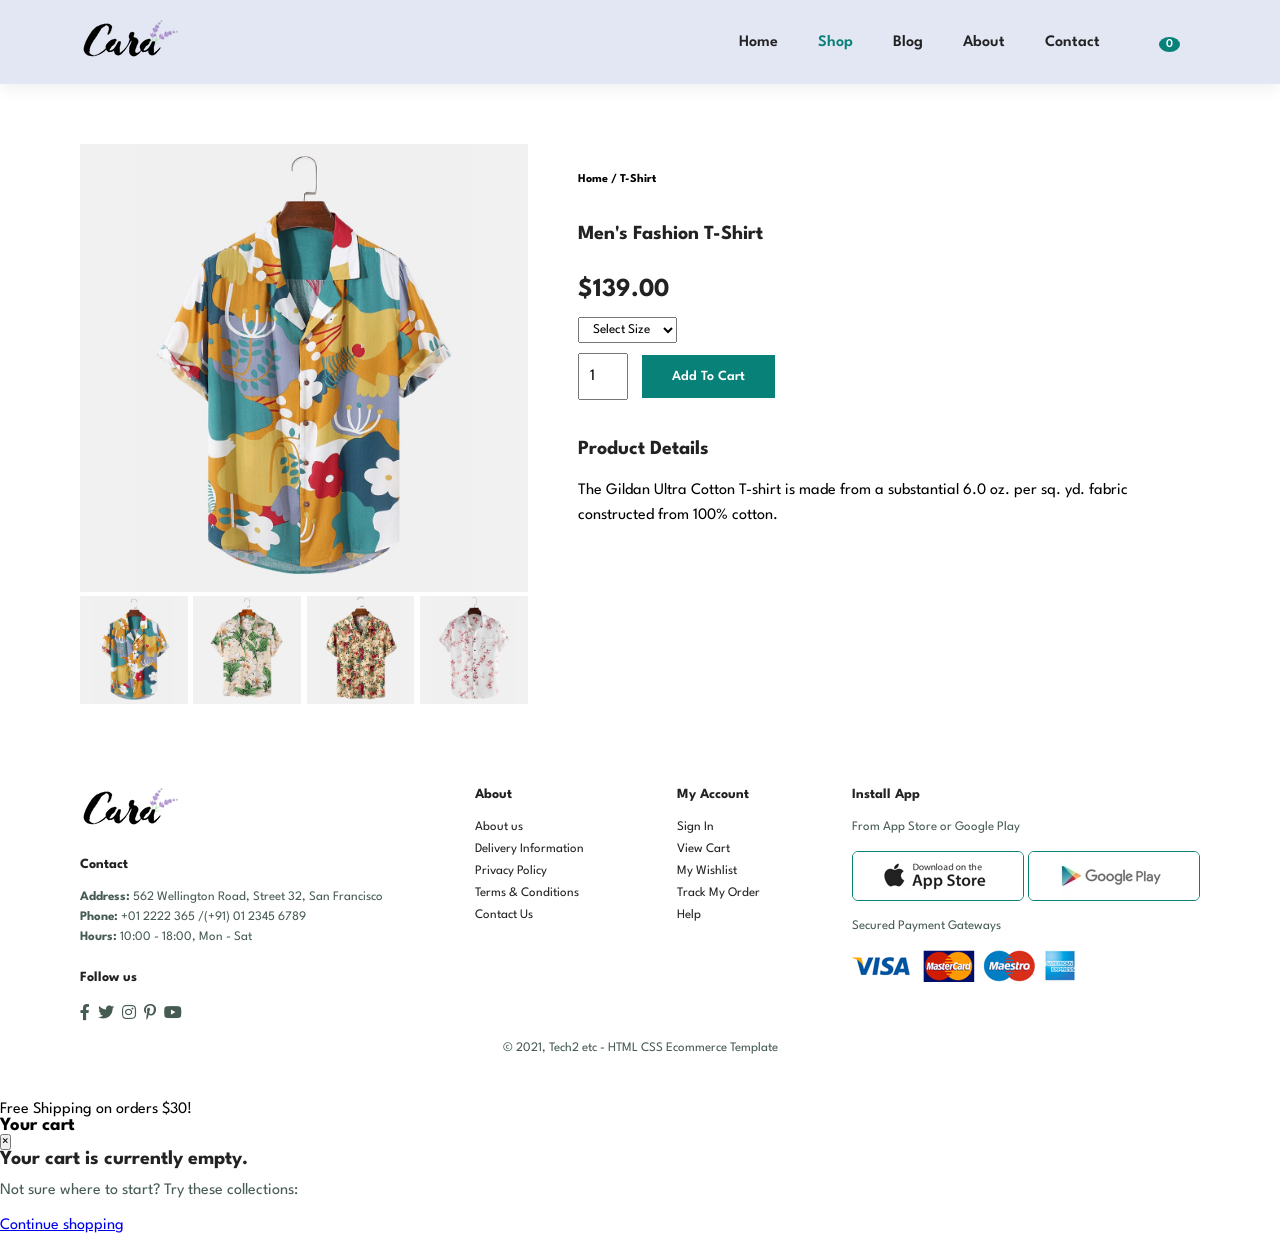
<file: sproduct.html>
<!DOCTYPE html>
<html lang="en">

<head>
    <meta charset="UTF-8">
    <meta http-equiv="X-UA-Compatible" content="IE=edge">
    <meta name="viewport" content="width=device-width, initial-scale=1.0">
    <title>Tech2etc Ecommerce Tutorial</title>
    <link rel="stylesheet" href="https://pro.fontawesome.com/releases/v5.10.0/css/all.css" />
    <link rel="stylesheet" href="style.css">
</head>

<body>
    <section id="header">
        <a href="index.html"><img src="img/logo.png" class="logo" alt=""></a>
        <div>
            <ul id="navbar">
                <li><a href="index.html">Home</a></li>
                <li><a class="active" href="shop.html">Shop</a></li>
                <li><a href="blog.html">Blog</a></li>
                <li><a href="about.html">About</a></li>
                <li><a href="contact.html">Contact</a></li>
                <li id="lg-bag"><a href="cart.html"><i class="far fa-shopping-bag"></i><span id="cart-count" style="background:#088178;color:#fff;border-radius:50%;padding:2px 7px;font-size:12px;margin-left:3px;">0</span></a></li>
                <a href="#" id="close"><i class="far fa-times"></i></a>
            </ul>
        </div>
        <div id="mobile">
            <a href="cart.html"><i class="far fa-shopping-bag"></i></a>
            <i id="bar" class="fas fa-outdent"></i>
        </div>
    </section>

    <section id="prodetails" class="section-p1">
        <div class="single-pro-image">
            <img src="img/products/f1.jpg" width="100%" id="MainImg" alt="">

            <div class="small-img-group">
                <div class="small-img-col">
                    <img src="img/products/f1.jpg" width="100%" class="small-img" alt="">
                </div>
                <div class="small-img-col">
                    <img src="img/products/f2.jpg" width="100%" class="small-img" alt="">
                </div>
                <div class="small-img-col">
                    <img src="img/products/f3.jpg" width="100%" class="small-img" alt="">
                </div>
                <div class="small-img-col">
                    <img src="img/products/f4.jpg" width="100%" class="small-img" alt="">
                </div>
            </div>
        </div>

        <div class="single-pro-details">
            <h6 id="pro-brand">Home / T-Shirt</h6>
            <h4 id="pro-name">Men's Fashion T-Shirt</h4>
            <h2 id="pro-price">$139.00</h2>
            <select id="pro-size">
  <option value="">Select Size</option>
  <option>S</option>
  <option>M</option>
  <option>L</option>
  <option>XL</option>
</select>
<input type="number" id="pro-qty" value="1" min="1">
<button class="normal" id="add-to-cart">Add To Cart</button>
            <h4>Product Details</h4>
            <span>The Gildan Ultra Cotton T-shirt is made from a substantial 6.0 oz. per sq. yd. fabric constructed from 100% cotton.</span>
        </div>
    </section>

    <footer class="section-p1">
        <div class="col">
            <img class="logo" src="img/logo.png" alt="">
            <h4>Contact</h4>
            <p><strong>Address: </strong> 562 Wellington Road, Street 32, San Francisco</p>
            <p><strong>Phone:</strong> +01 2222 365 /(+91) 01 2345 6789</p>
            <p><strong>Hours:</strong> 10:00 - 18:00, Mon - Sat</p>
            <div class="follow">
                <h4>Follow us</h4>
                <div class="icon">
                    <i class="fab fa-facebook-f"></i>
                    <i class="fab fa-twitter"></i>
                    <i class="fab fa-instagram"></i>
                    <i class="fab fa-pinterest-p"></i>
                    <i class="fab fa-youtube"></i>
                </div>
            </div>
        </div>
        <div class="col">
            <h4>About</h4>
            <a href="#">About us</a>
            <a href="#">Delivery Information</a>
            <a href="#">Privacy Policy</a>
            <a href="#">Terms &amp; Conditions</a>
            <a href="#">Contact Us</a>
        </div>
        <div class="col">
            <h4>My Account</h4>
            <a href="#">Sign In</a>
            <a href="#">View Cart</a>
            <a href="#">My Wishlist</a>
            <a href="#">Track My Order</a>
            <a href="#">Help</a>
        </div>
        <div class="col install">
            <h4>Install App</h4>
            <p>From App Store or Google Play</p>
            <div class="row">
                <img src="img/pay/app.jpg" alt="">
                <img src="img/pay/play.jpg" alt="">
            </div>
            <p>Secured Payment Gateways</p>
            <img src="img/pay/pay.png" alt="">
        </div>
        <div class="copyright">
            <p>© 2021, Tech2 etc - HTML CSS Ecommerce Template</p>
        </div>
    </footer>
<div id="cart-overlay"></div>

<aside id="cart-drawer">
  <div class="free-ship">Free Shipping on orders $30!</div>
  <div class="cart-head">
    <h3>Your cart</h3>
    <button id="close-cart">&times;</button>
  </div>
  <div class="cart-body">
    <h4>Your cart is currently empty.</h4>
    <p>Not sure where to start? Try these collections:</p>
    <a href="shop.html" class="continue-btn">Continue shopping</a>
  </div>
</aside>
    <script src="script.js"></script>
</body>

</html>
</file>
<file: style.css>
@import url("https://fonts.googleapis.com/css2?family=Spartan:wght@100;200;300;400;500;600;700;800;900&display=swap");
* {
  margin: 0;
  padding: 0;
  box-sizing: border-box;
  font-family: "Spartan", sans-serif;
}

html {
  scroll-behavior: smooth;
}

/* Global Styles */

h1 {
  font-size: 50px;
  line-height: 64px;
  color: #222;
}

h2 {
  font-size: 46px;
  line-height: 54px;
  color: #222;
}

h4 {
  font-size: 20px;
  color: #222;
}

h6 {
  font-weight: 700;
  font-size: 12px;
}

p {
  font-size: 16px;
  color: #465b52;
  margin: 15px 0 20px 0;
}

.section-p1 {
  padding: 40px 80px;
}

.section-m1 {
  margin: 40px 0;
}

button.white {
  font-size: 13px;
  font-weight: 600;
  padding: 11px 18px;
  color: white;
  background-color: transparent;
  cursor: pointer;
  border: 1px solid white;
  outline: none;
  transition: 0.2s;
}

body {
  width: 100%;
}

#header {
  display: flex;
  align-items: center;
  justify-content: space-between;
  padding: 20px 80px;
  background: #e3e6f3;
  box-shadow: 0 5px 15px rgba(0, 0, 0, 0.06);
  z-index: 999;
  position: sticky;
  top: 0;
  left: 0;
}

#navbar {
  display: flex;
  align-items: center;
  justify-content: center;
}

#navbar li {
  list-style: none;
  padding: 0 20px;
}

#navbar li a {
  text-decoration: none;
  font-size: 16px;
  font-weight: 600;
  color: #222;
}

#navbar li a:hover,
#navbar li a.active {
  color: rgb(8, 129, 120);
}

#hero {
  background-image: url("img/hero4.png");
  height: 90vh;
  width: 100%;
  background-size: cover;
  background-position: top 25% right 0;
  padding: 0 80px;
  display: flex;
  flex-direction: column;
  align-items: flex-start;
  justify-content: center;
}

#hero h4 {
  padding-bottom: 15px;
}

#hero h1 {
  color: #088178;
}

#hero button {
  background-image: url("img/button.png");
  background-color: transparent;
  color: #088178;
  border: 0;
  padding: 14px 80px 14px 65px;
  background-repeat: no-repeat;
  cursor: pointer;
  font-weight: 700;
  font-size: 15px;
}

#feature {
  display: flex;
  align-items: center;
  justify-content: space-between;
  flex-wrap: wrap;
}

#feature .fe-box {
  width: 180px;
  text-align: center;
  padding: 25px 15px;
  box-shadow: 20px 20px 34px rgba(0, 0, 0, 0.03);
  border: 1px solid #cce7d0;
  border-radius: 4px;
  margin: 15px 0;
}

#feature .fe-box:hover {
  box-shadow: 10px 10px 54px rgba(70, 62, 221, 0.1);
}

#feature .fe-box img {
  width: 100%;
  margin-bottom: 10px;
}

#feature .fe-box h6 {
  display: inline-block;
  padding: 9px 8px 6px 8px;
  line-height: 1;
  border-radius: 4px;
  background-color: #ffcad4;
  color: #ee3ea3;
}

#feature .fe-box:nth-child(2) h6 {
  background-color: #cdebbc;
  color: #00d170;
}

#feature .fe-box:nth-child(3) h6 {
  background-color: #d1e8f2;
  color: #086cf2;
}

#feature .fe-box:nth-child(4) h6 {
  background-color: #cdd4f8;
  color: #4f5dea;
}

#feature .fe-box:nth-child(5) h6 {
  background-color: #f6dbf6;
  color: #ea4fea;
}

#feature .fe-box:nth-child(6) h6 {
  background-color: #fff2e5;
  color: #f2a10a;
}

#product1,
#product2 {
  text-align: center;
}

#product1 .pro-container,
#product2 .pro-container {
  display: grid;
  grid-template-columns: repeat(4, 1fr);
  gap: 20px;
  padding-top: 20px;
}

#product1 .pro,
#product2 .pro {
  width: 100%;
  min-width: 250px;
  padding: 10px 12px;
  border: 1px solid #cce7d0;
  border-radius: 25px;
  cursor: pointer;
  box-shadow: 20px 20px 30px rgba(0, 0, 0, 0.02);
  transition: 0.2s ease;
  position: relative;
  overflow: hidden;
}

#product1 .pro:hover,
#product2 .pro:hover {
  box-shadow: 20px 20px 30px rgba(0, 0, 0, 0.1);
}

#product1 .pro .des,
#product2 .pro .des {
  text-align: start;
  padding: 10px 0;
}

#product1 .pro .des span,
#product2 .pro .des span {
  color: #606063;
  font-size: 12px;
}

#product1 .pro .des h5,
#product2 .pro .des h5 {
  padding-top: 7px;
  color: #1a1a1a;
  font-size: 14px;
  text-transform: capitalize;
}

#product1 .pro .des i,
#product2 .pro .des i {
  font-size: 12px;
  color: rgb(243, 181, 25);
}

#product1 .pro .des h4,
#product2 .pro .des h4 {
  padding-top: 7px;
  font-size: 15px;
  font-weight: 700;
  color: #088178;
}

#product1 .pro img,
#product2 .pro img {
  width: 100%;
  border-radius: 20px;
  display: block;
}

#product1 .pro .cart,
#product2 .pro .cart {
  width: 40px;
  height: 40px;
  line-height: 40px;
  border-radius: 50px;
  background-color: #e8f6ea;
  color: #088178;
  border: 1px solid #cce7d0;
  position: absolute;
  bottom: 20px;
  right: 10px;
  text-align: center;
}

#banner {
  display: flex;
  flex-direction: column;
  justify-content: center;
  align-items: center;
  text-align: center;
  background-image: url("img/banner/b2.jpg");
  background-size: cover;
  background-position: center;
  width: 100%;
  height: 40vw;
}

#banner h4 {
  color: #fff;
  font-size: 16px;
}

#banner h2 {
  color: #fff;
  font-size: 30px;
  padding: 10px 0;
}

#banner h2 span {
  color: #088178;
}

#banner button:hover {
  background: #088178;
  color: #fff;
}

#sm-banner {
  display: flex;
  justify-content: space-between;
  flex-wrap: wrap;
}

#sm-banner .banner-box {
  display: flex;
  flex-direction: column;
  justify-content: center;
  align-items: flex-start;
  text-align: left;
  background-image: url("img/banner/b17.jpg");
  background-size: cover;
  background-position: center;
  min-width: 580px;
  width: 48%;
  height: 50vh;
  padding: 30px;
}

#sm-banner .banner-box2 {
  background-image: url("img/banner/b10.jpg");
}

#sm-banner h4 {
  color: #fff;
  font-size: 20px;
  font-weight: 300;
}

#sm-banner h2 {
  color: #fff;
  font-size: 28px;
  font-weight: 800;
}

#banner3 h2 {
  color: #fff;
  font-weight: 900;
  font-size: 22px;
}

#banner3 h3 {
  color: #a72727;
  font-weight: 800;
  font-size: 15px;
}

#sm-banner span {
  color: #fff;
  font-size: 14px;
  font-weight: 500;
  padding-bottom: 15px;
}

#sm-banner .banner-box:hover button {
  background: #088178;
  border: 1px solid #088178;
}

#banner3 {
  display: flex;
  justify-content: space-between;
  flex-wrap: wrap;
  padding: 0 40px;
}

#banner3 .banner-box {
  display: flex;
  flex-direction: column;
  justify-content: center;
  align-items: flex-start;
  background-image: url("img/banner/b7.jpg");
  width: 28%;
  height: 30vh;
  background-size: cover;
  background-position: center;
  padding: 20px;
  margin-bottom: 20px;
}

#banner3 .banner-box2 {
  background-image: url("img/banner/b4.jpg");
}

#banner3 .banner-box3 {
  background-image: url("img/banner/b18.jpg");
}

#newsletter {
  display: flex;
  justify-content: space-between;
  flex-wrap: wrap;
  align-items: center;
  background-image: url("img/banner/b14.png");
  background-repeat: no-repeat;
  background-position: 20% 30%;
  background-color: #1a1a1a;
}

#newsletter h4 {
  font-size: 22px;
  font-weight: 700;
  color: #fff;
}

#newsletter p {
  font-size: 14px;
  font-weight: 600;
  color: #818ea0;
}

#newsletter p span {
  color: #ffbd27;
}

#newsletter .form {
  display: flex;
  width: 70%;
}

#newsletter input {
  height: 3.125rem;
  padding: 0 1.25em;
  font-size: 14px;
  width: 100%;
  border: 1px solid transparent;
  border-radius: 4px;
  outline: none;
}

#newsletter button {
  background-color: #088178;
  color: #fff;
  white-space: nowrap;
  border-top-left-radius: 0;
  border-bottom-left-radius: 0;
}

footer {
  display: flex;
  flex-wrap: wrap;
  justify-content: space-between;
}

footer .col {
  display: flex;
  flex-direction: column;
  align-items: flex-start;
  margin-bottom: 20px;
}

footer .logo {
  margin-bottom: 30px;
}

footer h4 {
  font-size: 14px;
  padding-bottom: 20px;
}

footer p {
  font-size: 13px;
  margin: 0 0 8px 0;
}

footer a {
  font-size: 13px;
  text-decoration: none;
  color: #222;
  margin-bottom: 10px;
}

footer .follow {
  margin-top: 20px;
}

footer .follow i {
  color: #465b52;
  padding-right: 4px;
  cursor: pointer;
}

footer .install .row img {
  border: 1px solid #088178;
  border-radius: 6px;
}

footer .install img {
  margin: 10px 0 15px 0;
}

footer .follow i:hover,
footer a:hover {
  color: #088178;
}

footer .copyright {
  width: 100%;
  text-align: center;
}

/* Shop Page */

#page-header {
  background-image: url("img/banner/b1.jpg");
  width: 100%;
  height: 40vh;
  background-size: cover;
  display: flex;
  justify-content: center;
  text-align: center;
  flex-direction: column;
  padding: 14px;
}

#page-header h2,
#page-header p {
  color: #fff;
}

#pagination a {
  display: inline-block;
  margin-right: 6px;
  text-decoration: none;
  background-color: #088178;
  padding: 15px 20px;
  border-radius: 4px;
  color: #fff;
  font-weight: 600;
}

#pagination a i {
  font-size: 16px;
  font-weight: 600;
}

#pagination a:hover {
  background-color: #06665f;
}

/* Single Product Page */

#prodetails {
  display: flex;
  margin-top: 20px;
}

#prodetails .single-pro-image {
  width: 40%;
  margin-right: 50px;
}

.small-img-group {
  display: flex;
  justify-content: space-between;
}

.small-img-col {
  flex-basis: 24%;
  cursor: pointer;
}

#prodetails .single-pro-details {
  width: 50%;
  padding-top: 30px;
}

#prodetails .single-pro-details h4 {
  padding: 40px 0 20px 0;
}

#prodetails .single-pro-details h2 {
  font-size: 26px;
}

#prodetails .single-pro-details select {
  display: block;
  padding: 5px 10px;
  margin-bottom: 10px;
}

#prodetails .single-pro-details input {
  width: 50px;
  height: 47px;
  padding-left: 10px;
  font-size: 16px;
  margin-right: 10px;
}

#prodetails .single-pro-details input:focus {
  outline: none;
}

#prodetails .single-pro-details button {
  background-color: #088178;
  color: #fff;
}

#prodetails .single-pro-details span {
  line-height: 25px;
}

button.normal {
  font-size: 14px;
  font-weight: 600;
  padding: 15px 30px;
  color: #000;
  background-color: #fff;
  cursor: pointer;
  border: none;
  outline: none;
  transition: 0.2s;
}

/* Mobile bar (cart + hamburger) hidden by default on desktop */
#mobile {
  display: none;
  align-items: center;
}

#mobile i {
  color: #1a1a1a;
  font-size: 24px;
  padding-left: 20px;
}

#close {
  display: none;
  position: absolute;
  top: 30px;
  left: 30px;
  color: #222;
  font-size: 24px;
}

/* ============================= */
/* Responsive Media Queries      */
/* ============================= */

@media (max-width: 799px) {
  #header {
    padding: 20px;
  }

  #navbar {
    display: flex;
    flex-direction: column;
    align-items: flex-start;
    justify-content: flex-start;
    position: fixed;
    top: 0;
    right: -300px;
    height: 100vh;
    width: 300px;
    background-color: #e3e6f3;
    box-shadow: 0 40px 60px rgba(0, 0, 0, 0.1);
    padding: 80px 0 0 10px;
    transition: 0.3s;
    z-index: 998;
  }

  #navbar.active {
    right: 0;
  }

  #navbar li {
    margin-bottom: 25px;
    padding: 0;
  }

  #mobile {
    display: flex;
    align-items: center;
  }

  #close {
    display: block;
  }

  #lg-bag {
    display: none;
  }

  .section-p1 {
    padding: 40px 30px;
  }

  #hero {
    height: 70vh;
    padding: 0 80px;
    background-position: top 30% right 30%;
  }

  #feature {
    justify-content: center;
  }

  #product1 .pro-container,
  #product2 .pro-container {
    grid-template-columns: repeat(2, 1fr);
  }

  #sm-banner .banner-box {
    min-width: 100%;
    width: 100%;
  }

  #banner3 .banner-box {
    min-width: 100%;
    width: 100%;
  }

  #newsletter .form {
    width: 100%;
  }

  #prodetails {
    display: flex;
    flex-direction: column;
  }

  #prodetails .single-pro-image {
    width: 100%;
    margin-right: 0;
  }

  #prodetails .single-pro-details {
    width: 100%;
  }
}

@media (max-width: 477px) {
  .section-p1 {
    padding: 20px;
  }

  #header {
    padding: 10px 30px;
  }

  h1 {
    font-size: 38px;
  }

  h2 {
    font-size: 32px;
  }

  #hero {
    padding: 0 20px;
    background-position: 55%;
  }

  #feature {
    justify-content: space-between;
  }

  #feature .fe-box {
    width: 155px;
    margin: 0 0 15px 0;
  }

  #product1 .pro {
    width: 100%;
  }

  #banner {
    height: 40vh;
  }

  #sm-banner .banner-box {
    height: 40vh;
  }

  #sm-banner .banner-box2 {
    margin-top: 20px;
  }

  #banner3 {
    padding: 0 20px;
  }

  #banner3 .banner-box {
    width: 100%;
  }

  #newsletter {
    padding: 40px 20px;
  }

  #newsletter .form {
    width: 100%;
  }

  footer .copyright {
    text-align: start;
  }
  #cart-overlay {
  position: fixed; inset: 0;
  background: rgba(0,0,0,.5);
  opacity: 0; visibility: hidden;
  transition: .3s; z-index: 998;
}
#cart-overlay.show { opacity: 1; visibility: visible; }

#cart-drawer {
  position: fixed; top: 0; right: 0;
  width: 400px; max-width: 100%; height: 100%;
  background: #fff;
  transform: translateX(100%);
  transition: transform .3s ease;
  z-index: 999;
  display: flex; flex-direction: column;
}
#cart-drawer.open { transform: translateX(0); }

.free-ship {
  background: #c92c9b; color: #fff;
  text-align: center; padding: 14px;
  font-weight: 600;
}
.cart-head {
  display: flex; justify-content: space-between; align-items: center;
  padding: 20px; border-bottom: 1px solid #eee;
}
.cart-head h3 { font-size: 20px; }
#close-cart { background: none; border: none; font-size: 32px; cursor: pointer; }

.cart-body { padding: 40px 20px; text-align: center; }
.cart-body p { color: #666; margin: 10px 0 25px; }
.continue-btn {
  display: inline-block; background: #c92c9b; color: #fff;
  padding: 14px 50px; border-radius: 8px;
  text-decoration: none; font-weight: 600;
}
}
</file>
<file: about.css>
/* About Page */

#about-intro {
  max-width: 900px;
  margin: 0 auto;
  text-align: center;
}

#about-intro .tag {
  font-size: 12px;
  font-weight: 700;
  color: #088178;
  letter-spacing: 1px;
}

#about-intro h2 {
  font-size: 34px;
  line-height: 44px;
  padding: 10px 0 20px 0;
}

#about-intro p {
  line-height: 28px;
}

/* Values */

#about-values {
  display: flex;
  justify-content: space-between;
  gap: 20px;
}

#about-values .value-box {
  flex: 1;
  text-align: center;
  padding: 35px 20px;
  border: 1px solid #cce7d0;
  border-radius: 8px;
  box-shadow: 20px 20px 34px rgba(0, 0, 0, 0.03);
  transition: 0.2s;
}

#about-values .value-box:hover {
  box-shadow: 10px 10px 54px rgba(70, 62, 221, 0.1);
}

#about-values .value-box i {
  font-size: 38px;
  color: #088178;
  margin-bottom: 15px;
}

#about-values .value-box h4 {
  padding-bottom: 8px;
}

#about-values .value-box p {
  margin: 0;
  font-size: 14px;
}

/* Stats */

#about-stats {
  display: flex;
  justify-content: space-around;
  text-align: center;
  background-color: #e3e6f3;
  margin: 20px 80px;
  border-radius: 8px;
}

#about-stats .stat h2 {
  color: #088178;
  font-size: 40px;
}

#about-stats .stat p {
  margin: 5px 0 0 0;
  font-weight: 600;
}

@media (max-width: 799px) {
  #about-values {
    flex-direction: column;
  }

  #about-stats {
    margin: 20px 30px;
    flex-direction: column;
    gap: 25px;
  }

  #about-intro h2 {
    font-size: 28px;
    line-height: 36px;
  }
}
</file>
<file: blog.css>
/* Blog Page */

#blog .blog-box {
  display: flex;
  align-items: center;
  justify-content: space-between;
  position: relative;
  width: 100%;
  padding-bottom: 90px;
}

#blog .blog-img {
  width: 50%;
  margin-right: 40px;
}

#blog .blog-img img {
  width: 100%;
  height: 300px;
  object-fit: cover;
  display: block;
}

#blog .blog-details {
  width: 50%;
}

#blog .blog-details h4 {
  font-size: 22px;
  padding-bottom: 5px;
}

#blog .blog-details p {
  line-height: 26px;
}

#blog .blog-details a {
  text-decoration: none;
  font-size: 11px;
  font-weight: 700;
  color: #000;
  position: relative;
  transition: 0.3s;
}

#blog .blog-details a::after {
  content: "";
  width: 50px;
  height: 1px;
  background-color: #000;
  position: absolute;
  top: 4px;
  right: -60px;
}

#blog .blog-details a:hover {
  color: #088178;
}

#blog .blog-details a:hover::after {
  background-color: #088178;
}

#blog .blog-box h1 {
  position: absolute;
  top: -40px;
  left: 0;
  font-size: 70px;
  font-weight: 700;
  color: #c9cbce;
  z-index: -1;
}

@media (max-width: 799px) {
  #blog .blog-box {
    flex-direction: column;
    align-items: flex-start;
  }

  #blog .blog-img,
  #blog .blog-details {
    width: 100%;
    margin-right: 0;
  }

  #blog .blog-details {
    padding-top: 20px;
  }

  #blog .blog-img img {
    height: 220px;
  }
}
</file>
<file: cart.css>
#cart { overflow-x: auto; }

#cart table {
  width: 100%;
  border-collapse: collapse;
  table-layout: fixed;
  white-space: nowrap;
}
#cart table img { width: 70px; }

#cart table thead { border: 1px solid #e2e9e1; border-left: none; border-right: none; }
#cart table thead td {
  font-weight: 700;
  text-transform: uppercase;
  font-size: 13px;
  padding: 18px 0;
}
#cart table tbody tr td {
  padding-top: 15px;
  text-align: center;
}
#cart table td:nth-child(1) { width: 100px; text-align: center; }
#cart table td:nth-child(2) { width: 100px; text-align: center; }
#cart table td:nth-child(3) { width: 250px; text-align: center; }
#cart table td:nth-child(4),
#cart table td:nth-child(5),
#cart table td:nth-child(6),
#cart table td:nth-child(7) { width: 150px; text-align: center; }
#cart table thead td { text-align: center; }

#cart table input {
  width: 70px;
  padding: 10px 5px;
  text-align: center;
}
#cart table .remove { font-size: 22px; color: #555; }
#cart table .remove:hover { color: #c0392b; }

#empty-msg {
  display: none;
  text-align: center;
  font-size: 18px;
  padding: 40px 0;
}
#empty-msg a { color: #088178; font-weight: 600; }

#cart-total {
  display: flex;
  justify-content: flex-end;
  margin-top: 40px;
}
#cart-total .box {
  width: 100%;
  max-width: 450px;
  border: 1px solid #e2e9e1;
  padding: 30px;
}
#cart-total .box h3 { margin-bottom: 15px; }
#cart-total .box table { width: 100%; border-collapse: collapse; margin-bottom: 20px; }
#cart-total .box table td { padding: 10px; border: 1px solid #e2e9e1; }
#cart-total .box table td:nth-child(2) { text-align: right; }

@media (max-width: 799px) {
  #cart-total .box { max-width: 100%; }
}
#cart-total button.normal {
  font-size: 14px;
  font-weight: 600;
  padding: 15px 30px;
  color: #fff;
  background-color: #088178;
  border: none;
  outline: none;
  border-radius: 4px;
  cursor: pointer;
  transition: 0.2s;
}

#cart-total button.normal:hover {
  background-color: #066a63;
}
#cart table tbody input[type="number"] {
  text-align: center;
  padding: 10px 5px;
}
</file>
<file: contact.css>
/* Contact Page */

#contact-details .details {
  max-width: 700px;
}

#contact-details .details span,
#form-details form span {
  font-size: 12px;
  font-weight: 700;
  color: #088178;
  letter-spacing: 1px;
}

#contact-details .details h2 {
  font-size: 26px;
  line-height: 35px;
  padding: 10px 0 20px 0;
}

#contact-details .details h3 {
  font-size: 18px;
  padding-bottom: 15px;
  color: #222;
}

#contact-details .details li {
  list-style: none;
  display: flex;
  align-items: center;
  padding-bottom: 12px;
}

#contact-details .details li i {
  font-size: 16px;
  color: #088178;
  padding-right: 22px;
  width: 40px;
}

#contact-details .details li p {
  margin: 0;
  font-size: 15px;
}

/* Form */

#form-details {
  display: flex;
  justify-content: center;
}

#form-details form {
  width: 100%;
  max-width: 600px;
  display: flex;
  flex-direction: column;
  align-items: flex-start;
  padding: 30px;
  border: 1px solid #e2e9e1;
}

#form-details form h2 {
  font-size: 26px;
  line-height: 35px;
  padding: 10px 0 20px 0;
}

#form-details form input,
#form-details form textarea {
  width: 100%;
  padding: 12px 15px;
  outline: none;
  margin-bottom: 20px;
  border: 1px solid #e1e1e1;
  font-size: 14px;
}

#form-details form input:focus,
#form-details form textarea:focus {
  border-color: #088178;
}

#form-details form button.normal {
  background-color: #088178;
  color: #fff;
}

#form-details form button.normal:hover {
  background-color: #06665f;
}

@media (max-width: 477px) {
  #form-details form {
    padding: 20px;
  }
}
</file>
